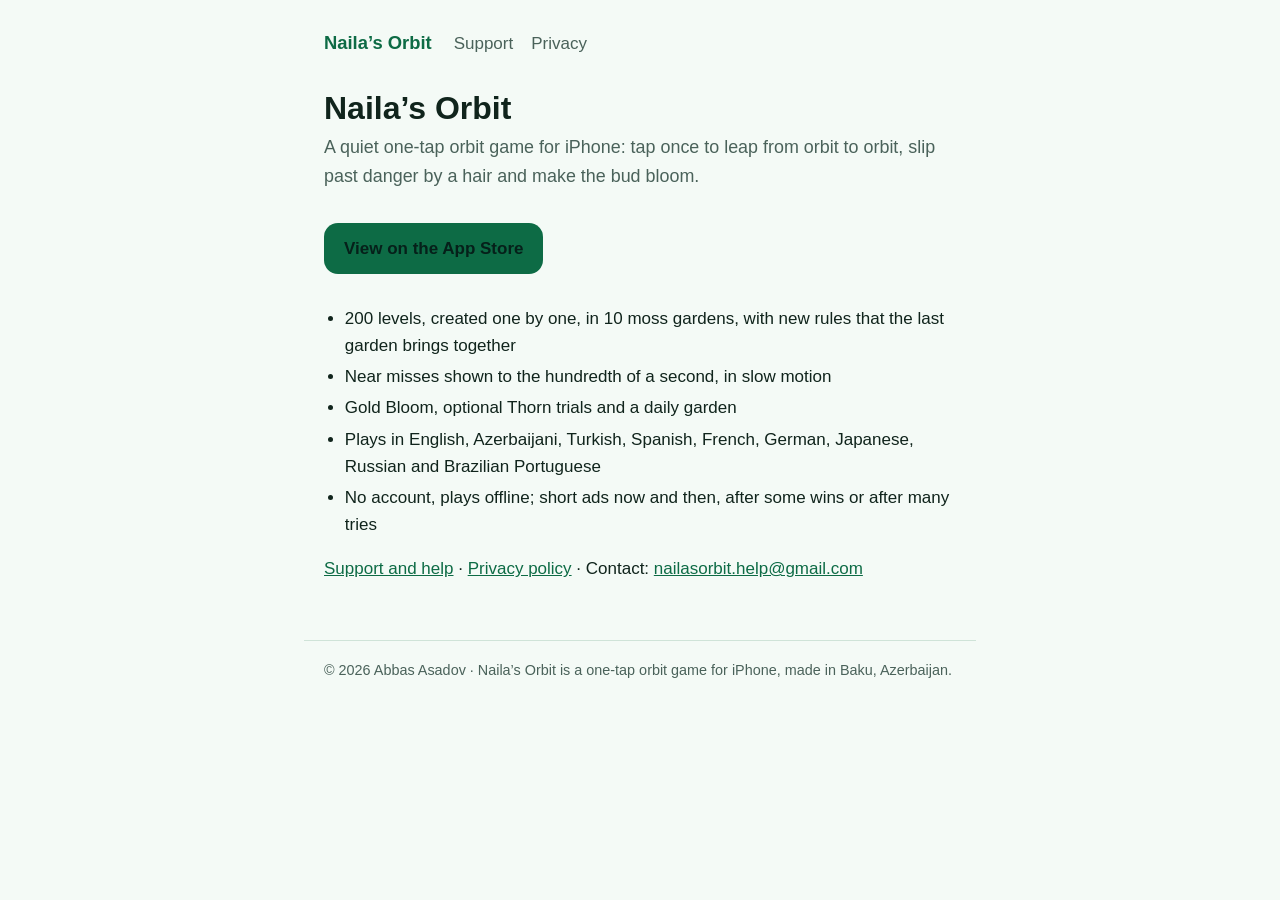
<file: index.html>
<!doctype html>
<html lang="en">
<head>
<meta charset="utf-8">
<meta name="viewport" content="width=device-width, initial-scale=1">
<meta name="color-scheme" content="dark light">
<title>Naila’s Orbit</title>
<meta name="description" content="A quiet one-tap orbit game for iPhone: 200 levels, created one by one, in 10 moss gardens.">
<link rel="canonical" href="https://abbasasadov1-coder.github.io/">
<link rel="stylesheet" href="style.css">
</head>
<body>
<header>
<a class="brand" href="./">Naila’s Orbit</a>
<nav aria-label="Pages"><a href="support/">Support</a><a href="privacy/">Privacy</a></nav>
</header>
<main>
<h1>Naila’s Orbit</h1>
<p class="lead">A quiet one-tap orbit game for iPhone: tap once to leap from orbit to orbit, slip past danger by a hair and make the bud bloom.</p>
<a class="cta" href="https://apps.apple.com/app/nailas-orbit/id6824633136">View on the App Store</a>
<ul>
<li>200 levels, created one by one, in 10 moss gardens, with new rules that the last garden brings together</li>
<li>Near misses shown to the hundredth of a second, in slow motion</li>
<li>Gold Bloom, optional Thorn trials and a daily garden</li>
<li>Plays in English, Azerbaijani, Turkish, Spanish, French, German, Japanese, Russian and Brazilian Portuguese</li>
<li>No account, plays offline; short ads now and then, after some wins or after many tries</li>
</ul>
<p><a href="support/">Support and help</a> · <a href="privacy/">Privacy policy</a> · Contact: <a href="mailto:nailasorbit.help@gmail.com">nailasorbit.help@gmail.com</a></p>
</main>
<footer>© 2026 Abbas Asadov · Naila’s Orbit is a one-tap orbit game for iPhone, made in Baku, Azerbaijan.</footer>
</body>
</html>
</file>
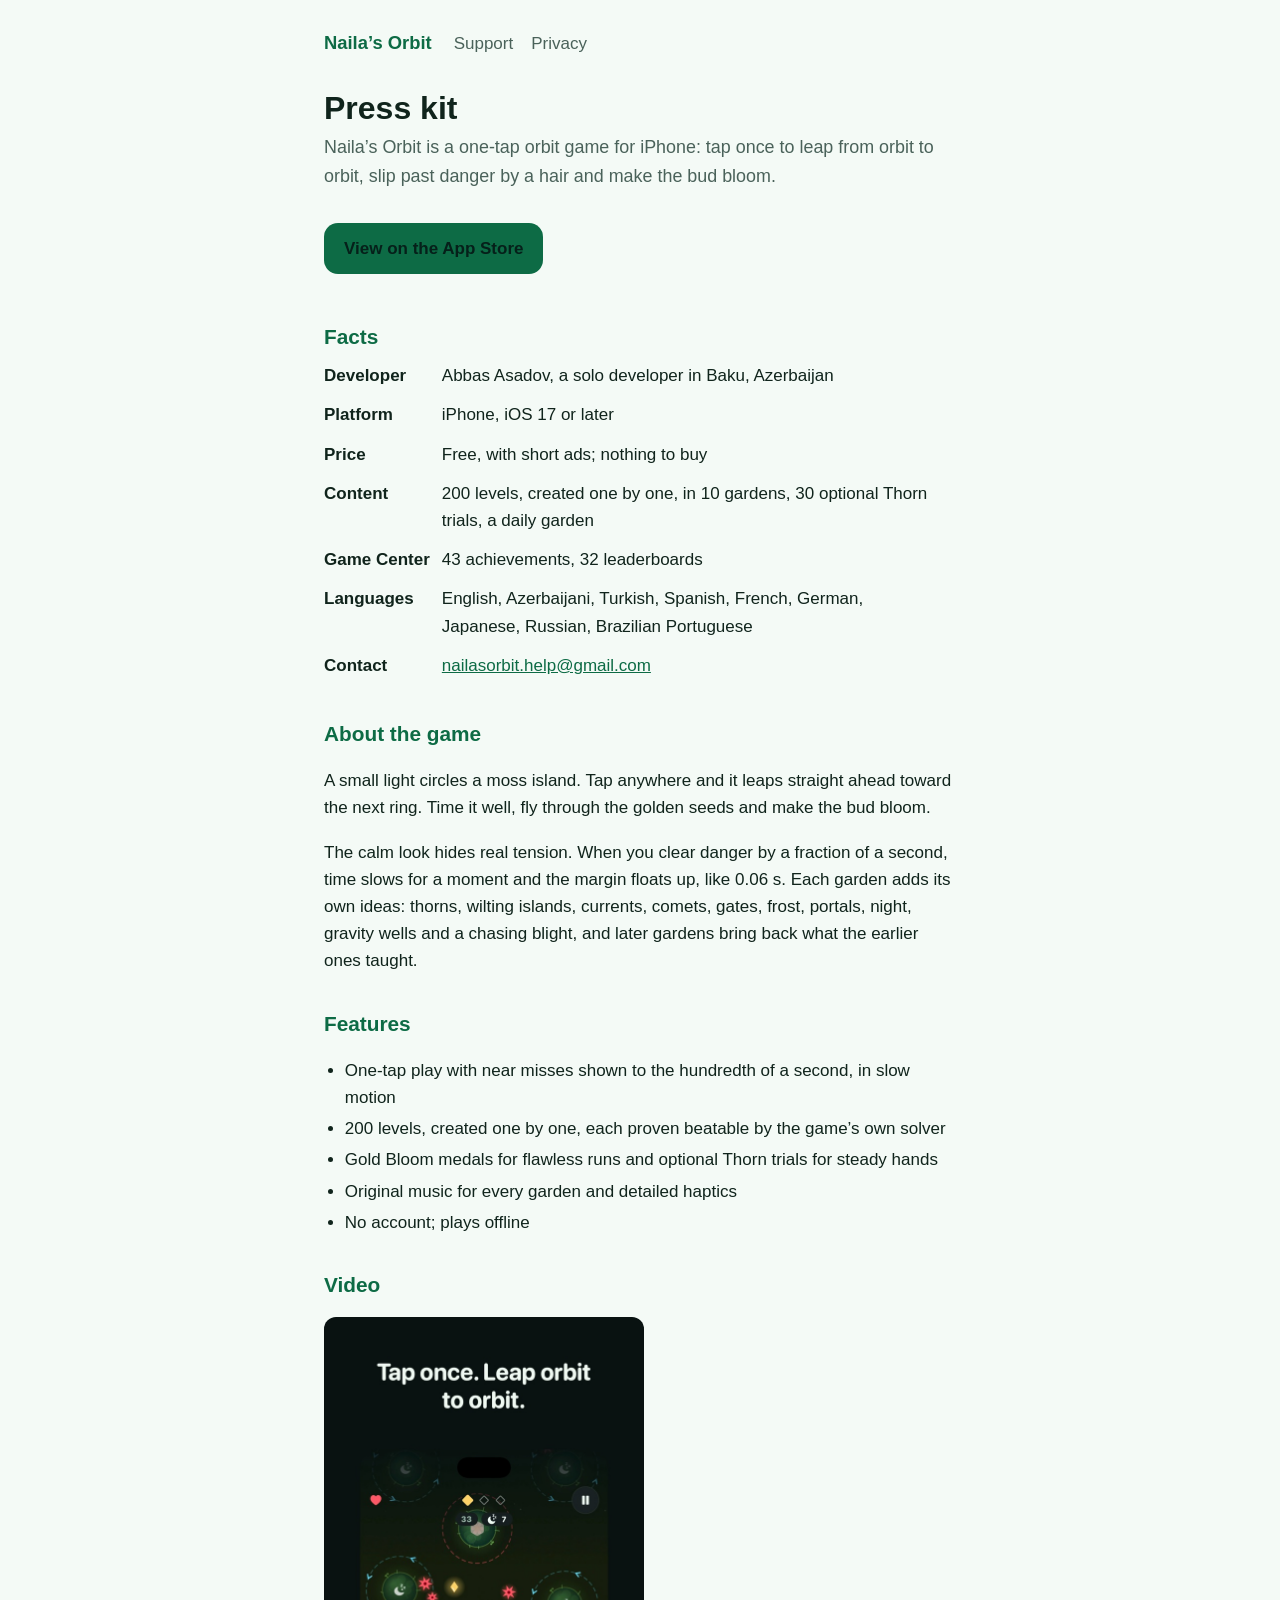
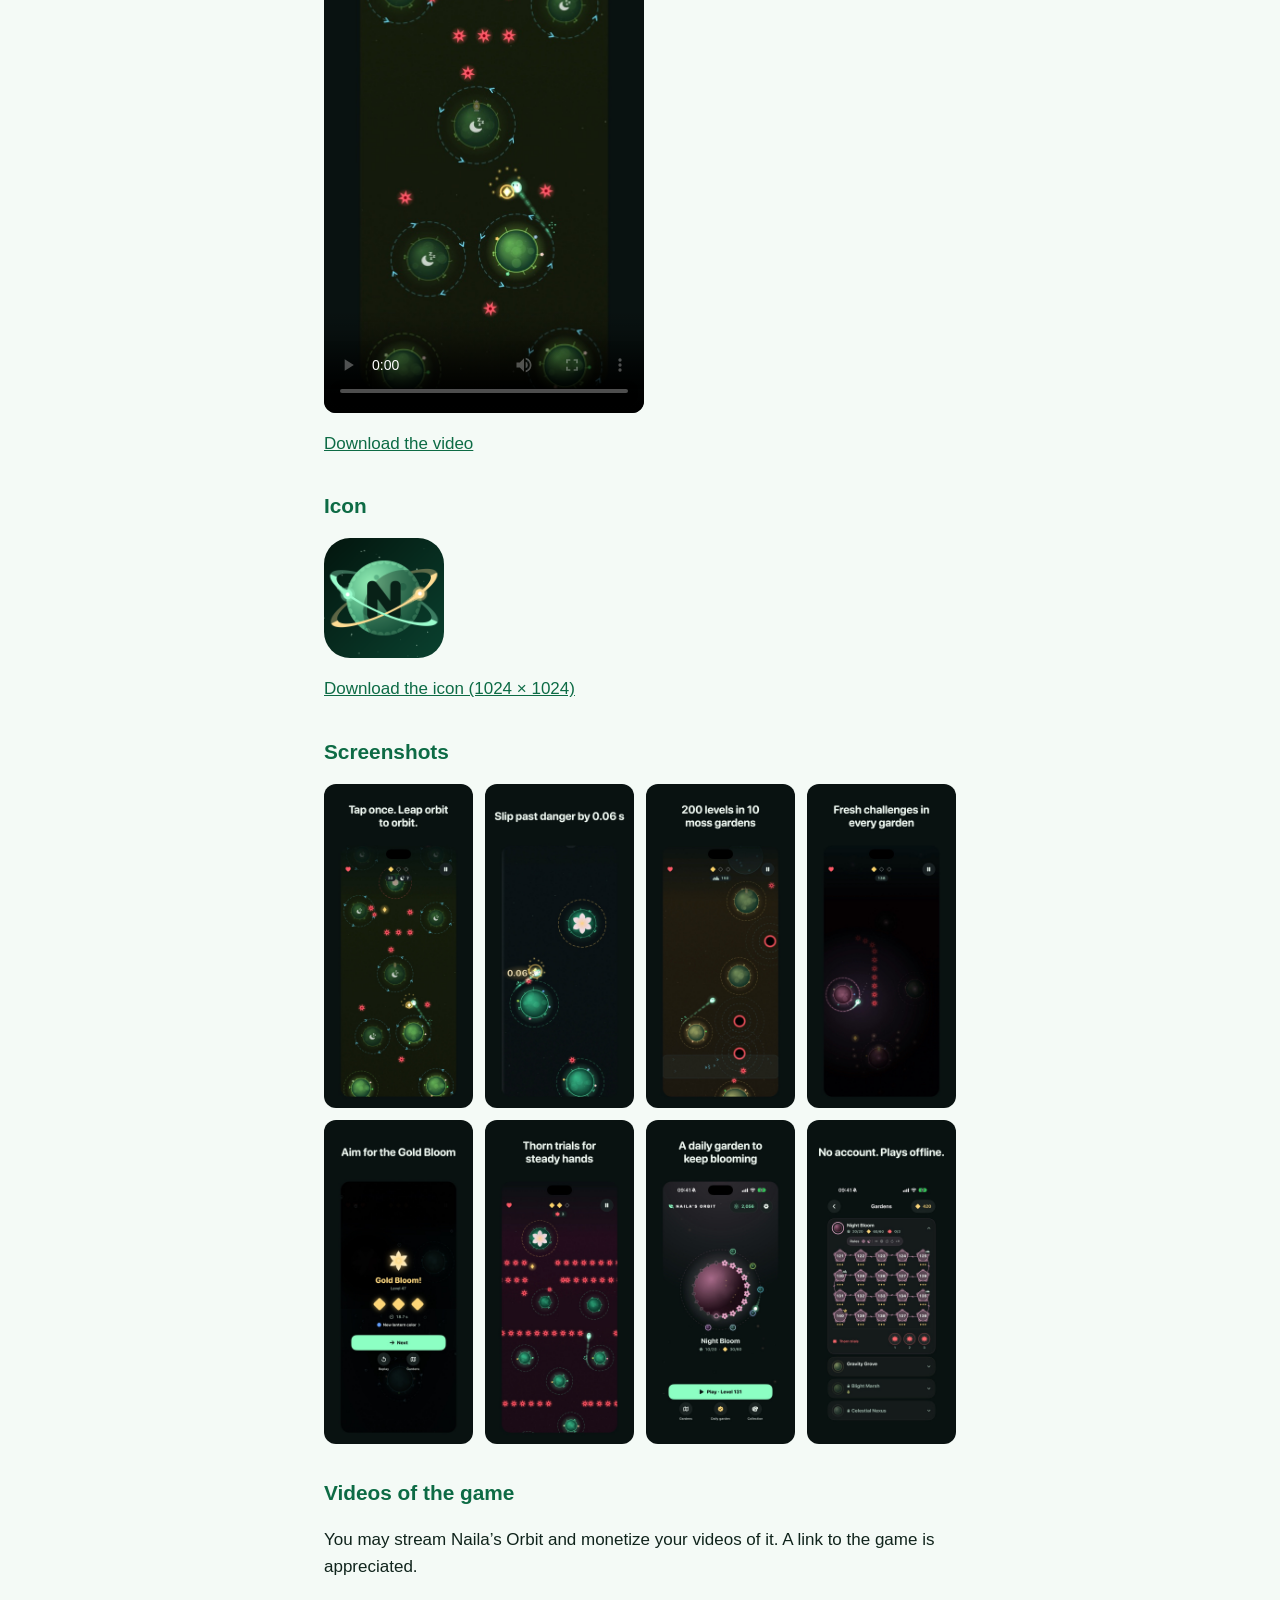
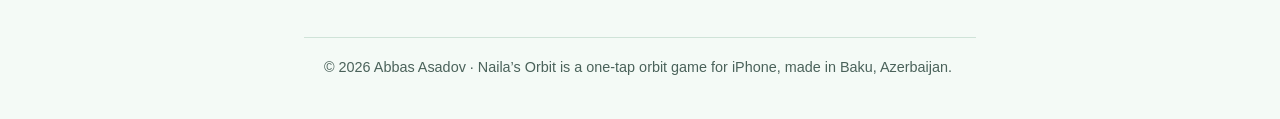
<file: press/index.html>
<!doctype html>
<html lang="en">
<head>
<meta charset="utf-8">
<meta name="viewport" content="width=device-width, initial-scale=1">
<meta name="color-scheme" content="dark light">
<title>Naila’s Orbit Press Kit</title>
<meta name="description" content="Facts, screenshots, video and contact for Naila’s Orbit, a one-tap orbit game for iPhone.">
<link rel="stylesheet" href="../style.css">
<style>
.shots{display:grid;grid-template-columns:repeat(auto-fill,minmax(140px,1fr));gap:12px;margin:16px 0}
.shots img{width:100%;height:auto;border-radius:12px;display:block}
video{width:100%;max-width:320px;border-radius:12px;display:block;margin:16px 0}
.icon{width:120px;height:120px;border-radius:26px;display:block;margin:16px 0}
table{border-collapse:collapse;width:100%}
th,td{text-align:left;vertical-align:top;padding:6px 12px 6px 0}
th{font-weight:600;white-space:nowrap}
</style>
</head>
<body>
<header>
<a class="brand" href="../">Naila’s Orbit</a>
<nav aria-label="Pages"><a href="../support/">Support</a><a href="../privacy/">Privacy</a></nav>
</header>
<main>
<h1>Press kit</h1>
<p class="lead">Naila’s Orbit is a one-tap orbit game for iPhone: tap once to leap from orbit to orbit, slip past danger by a hair and make the bud bloom.</p>
<a class="cta" href="https://apps.apple.com/app/nailas-orbit/id6824633136">View on the App Store</a>

<h2>Facts</h2>
<table>
<tr><th scope="row">Developer</th><td>Abbas Asadov, a solo developer in Baku, Azerbaijan</td></tr>
<tr><th scope="row">Platform</th><td>iPhone, iOS 17 or later</td></tr>
<tr><th scope="row">Price</th><td>Free, with short ads; nothing to buy</td></tr>
<tr><th scope="row">Content</th><td>200 levels, created one by one, in 10 gardens, 30 optional Thorn trials, a daily garden</td></tr>
<tr><th scope="row">Game Center</th><td>43 achievements, 32 leaderboards</td></tr>
<tr><th scope="row">Languages</th><td>English, Azerbaijani, Turkish, Spanish, French, German, Japanese, Russian, Brazilian Portuguese</td></tr>
<tr><th scope="row">Contact</th><td><a href="mailto:nailasorbit.help@gmail.com">nailasorbit.help@gmail.com</a></td></tr>
</table>

<h2>About the game</h2>
<p>A small light circles a moss island. Tap anywhere and it leaps straight ahead toward the next ring. Time it well, fly through the golden seeds and make the bud bloom.</p>
<p>The calm look hides real tension. When you clear danger by a fraction of a second, time slows for a moment and the margin floats up, like 0.06 s. Each garden adds its own ideas: thorns, wilting islands, currents, comets, gates, frost, portals, night, gravity wells and a chasing blight, and later gardens bring back what the earlier ones taught.</p>

<h2>Features</h2>
<ul>
<li>One-tap play with near misses shown to the hundredth of a second, in slow motion</li>
<li>200 levels, created one by one, each proven beatable by the game’s own solver</li>
<li>Gold Bloom medals for flawless runs and optional Thorn trials for steady hands</li>
<li>Original music for every garden and detailed haptics</li>
<li>No account; plays offline</li>
</ul>

<h2>Video</h2>
<video controls playsinline preload="metadata" poster="shots/01.jpg" src="preview.mp4" aria-label="Gameplay preview of Naila’s Orbit"></video>
<p><a href="preview.mp4">Download the video</a></p>

<h2>Icon</h2>
<img class="icon" src="icon.png" alt="The Naila’s Orbit app icon">
<p><a href="icon.png">Download the icon (1024 × 1024)</a></p>

<h2>Screenshots</h2>
<div class="shots">
<a href="shots/01.jpg"><img loading="lazy" src="shots/01.jpg" alt="A light leaping between moss islands among thorns"></a>
<a href="shots/02.jpg"><img loading="lazy" src="shots/02.jpg" alt="A near miss shown as 0.06 seconds"></a>
<a href="shots/03.jpg"><img loading="lazy" src="shots/03.jpg" alt="A level in the Gravity garden"></a>
<a href="shots/04.jpg"><img loading="lazy" src="shots/04.jpg" alt="A level in the dark Night garden"></a>
<a href="shots/05.jpg"><img loading="lazy" src="shots/05.jpg" alt="The Gold Bloom result screen"></a>
<a href="shots/06.jpg"><img loading="lazy" src="shots/06.jpg" alt="A Thorn trial"></a>
<a href="shots/07.jpg"><img loading="lazy" src="shots/07.jpg" alt="The home screen with a garden’s planet"></a>
<a href="shots/08.jpg"><img loading="lazy" src="shots/08.jpg" alt="The map of gardens"></a>
</div>

<h2>Videos of the game</h2>
<p>You may stream Naila’s Orbit and monetize your videos of it. A link to the game is appreciated.</p>
</main>
<footer>© 2026 Abbas Asadov · Naila’s Orbit is a one-tap orbit game for iPhone, made in Baku, Azerbaijan.</footer>
</body>
</html>
</file>
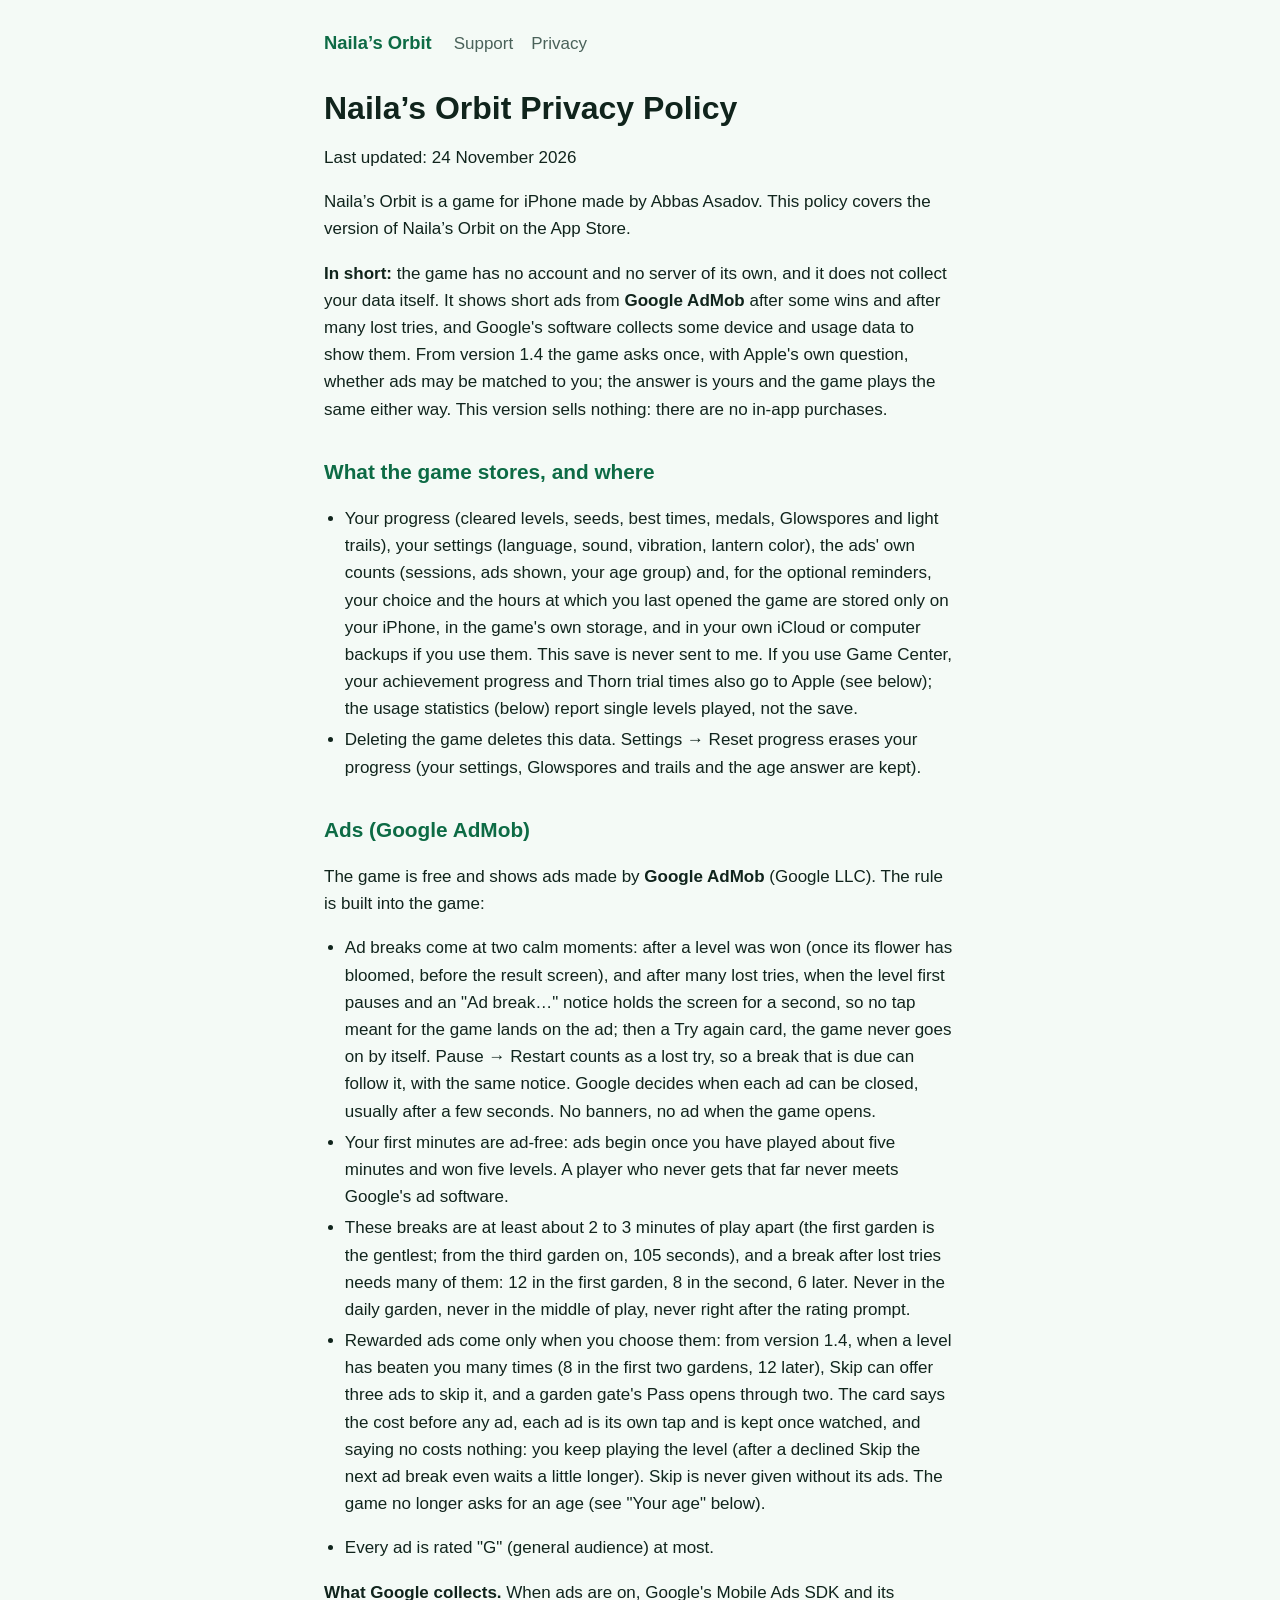
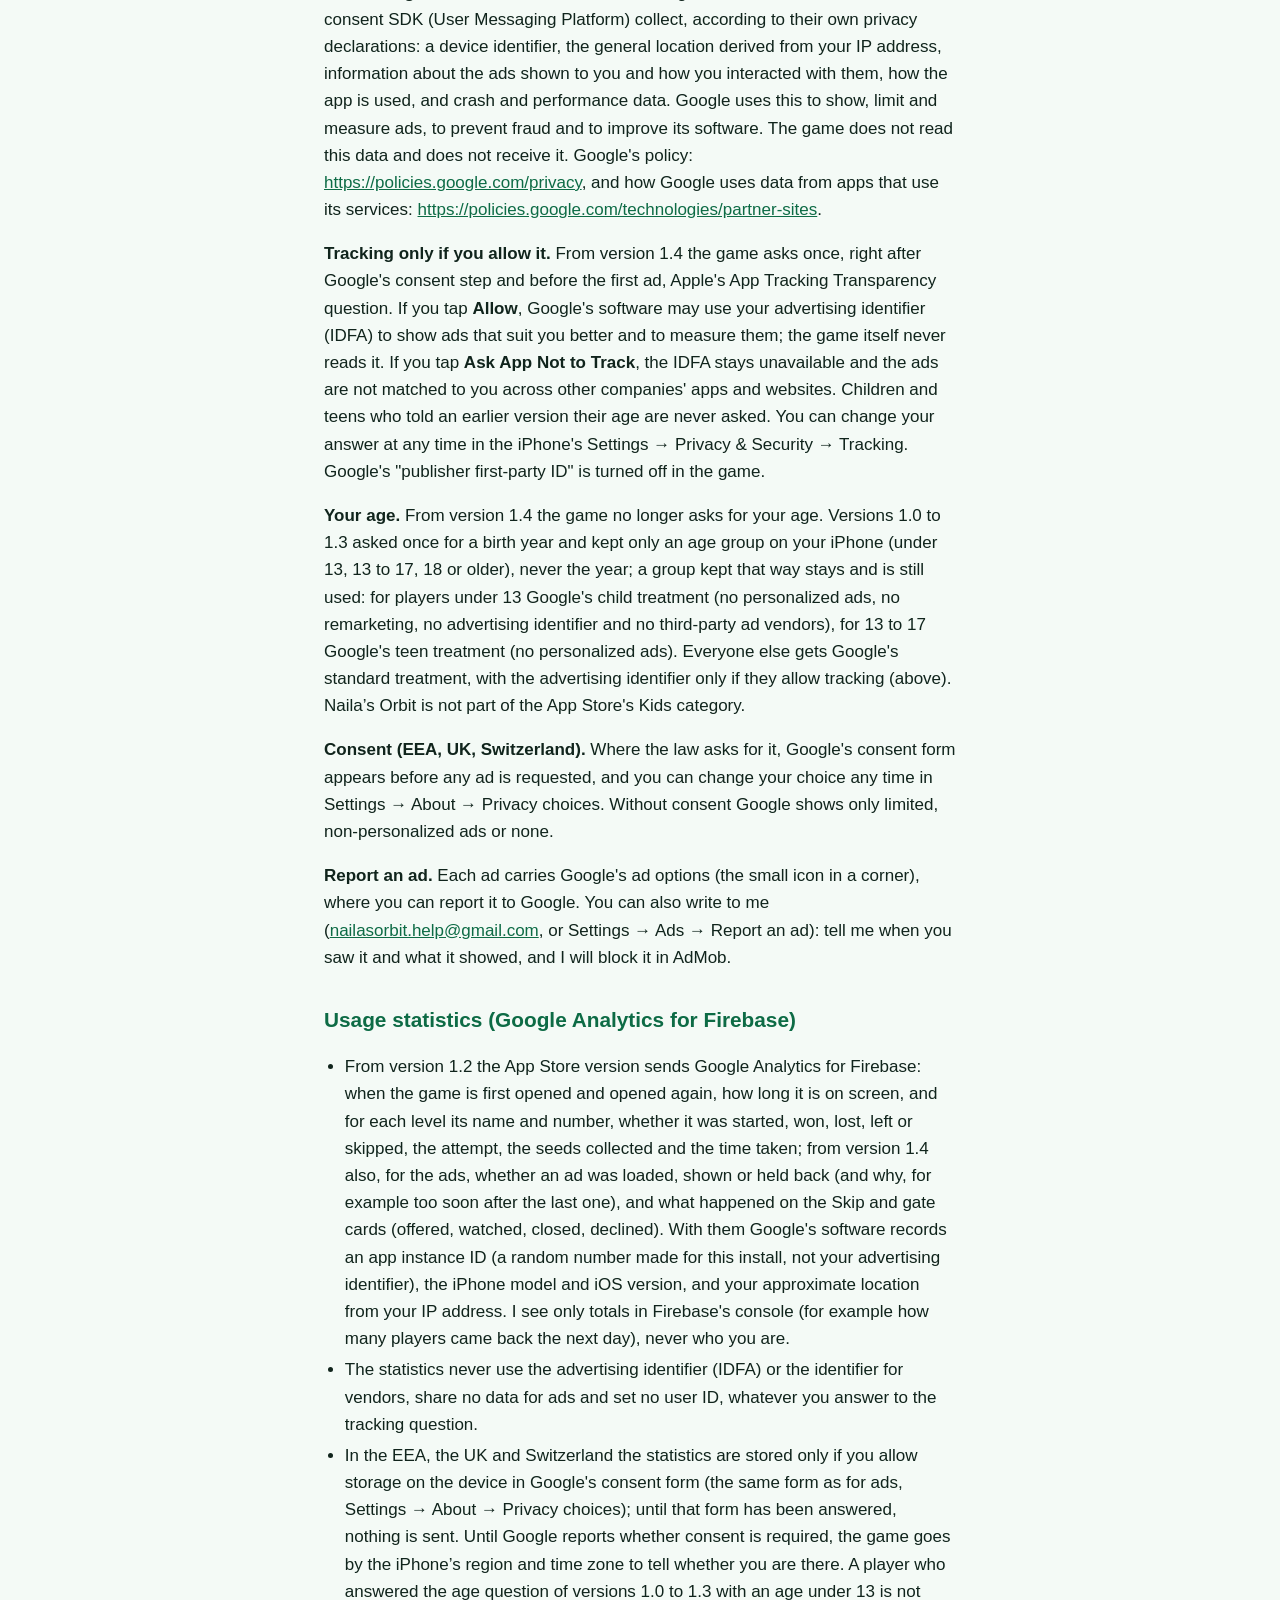
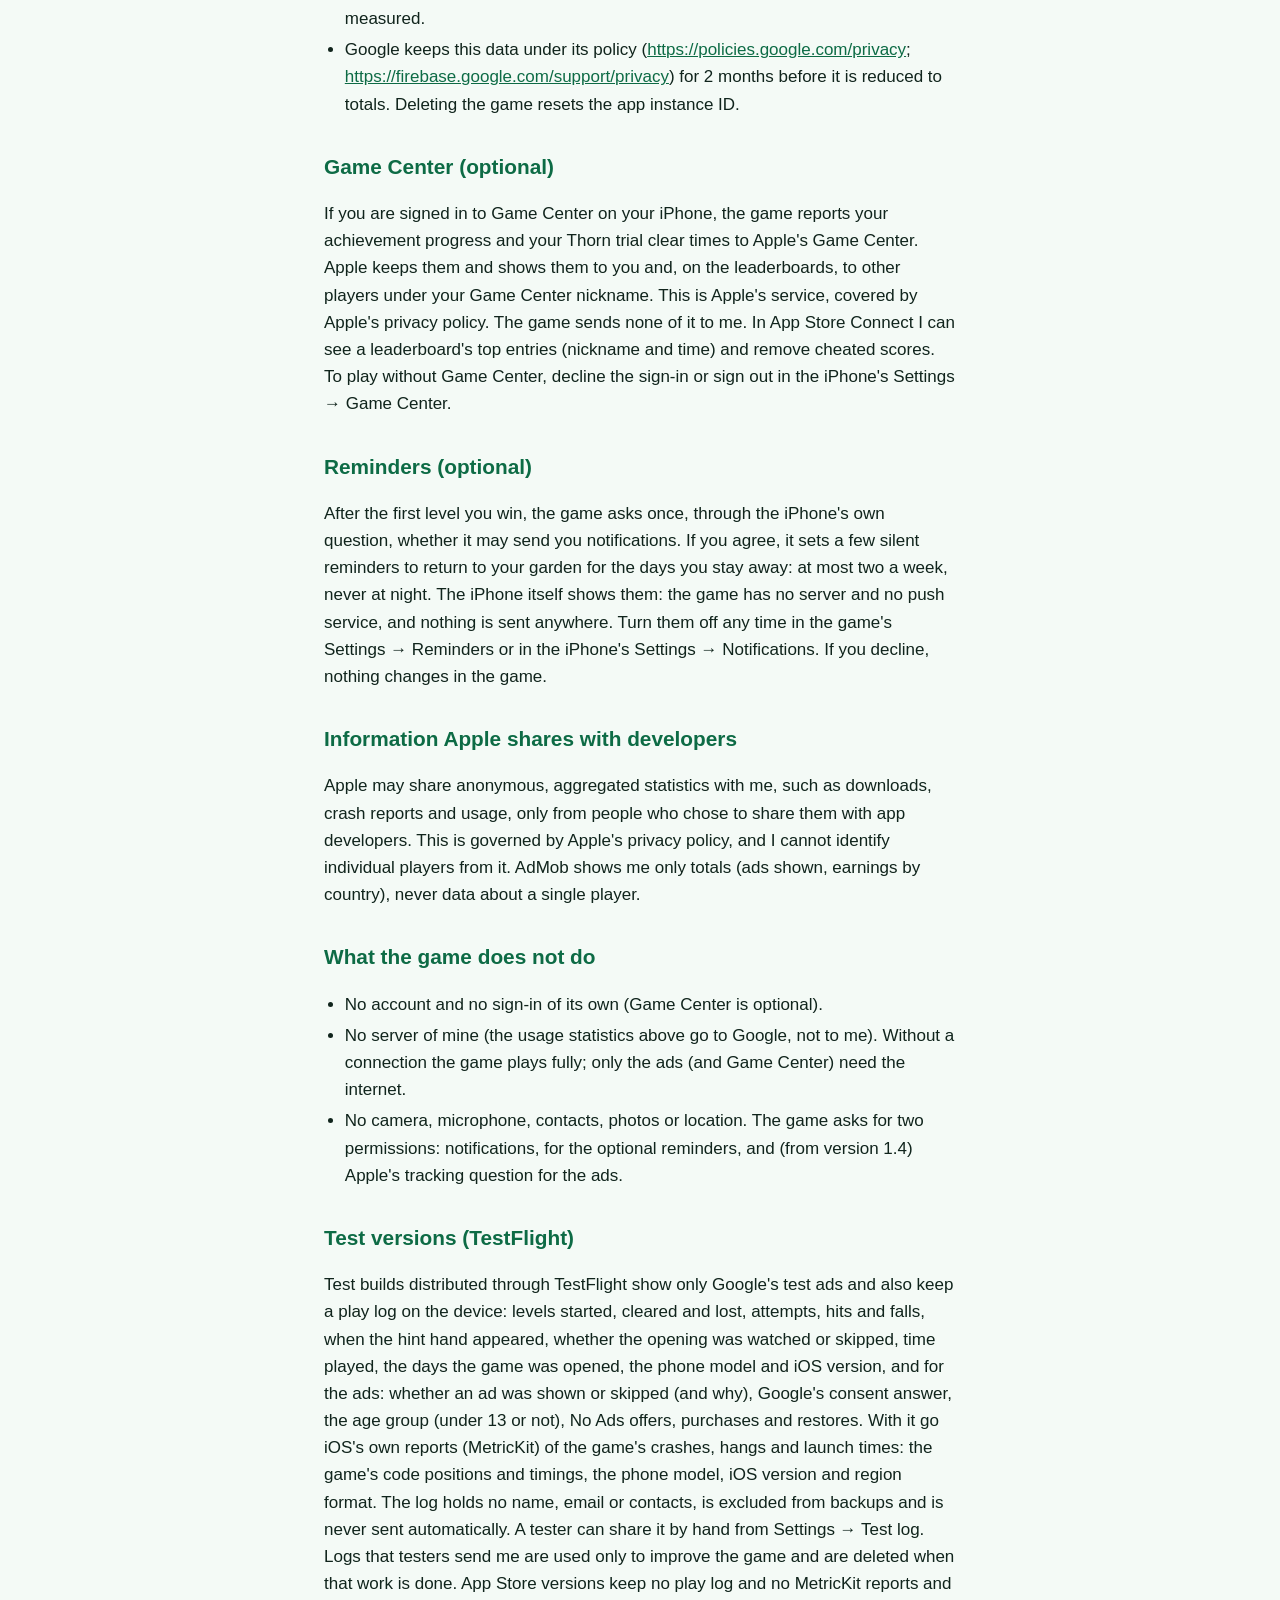
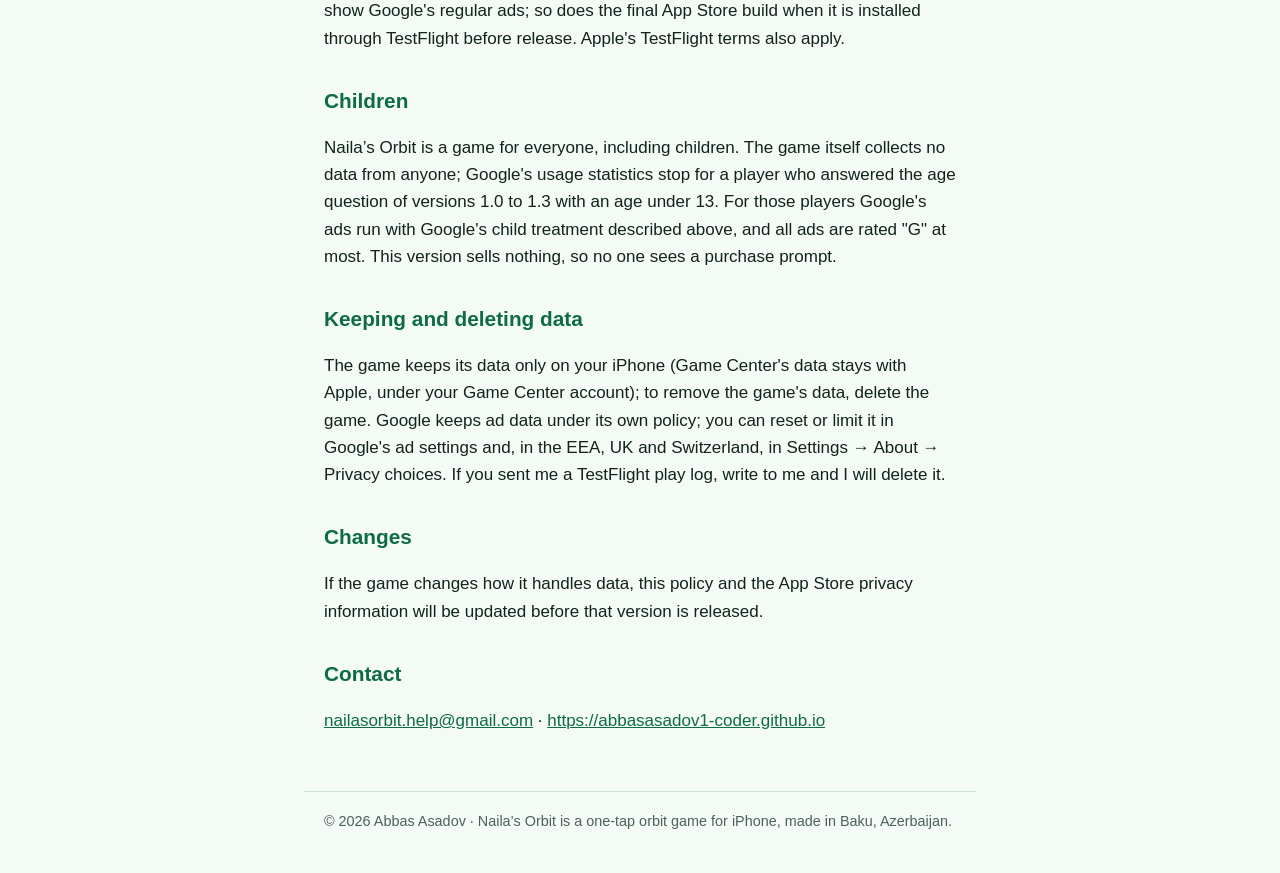
<file: privacy/index.html>
<!doctype html>
<html lang="en">
<head>
<meta charset="utf-8">
<meta name="viewport" content="width=device-width, initial-scale=1">
<meta name="color-scheme" content="dark light">
<title>Naila’s Orbit Privacy Policy</title>
<meta name="description" content="How Naila’s Orbit handles data.">
<link rel="canonical" href="https://abbasasadov1-coder.github.io/privacy/">
<link rel="stylesheet" href="../style.css">
</head>
<body>
<header>
<a class="brand" href="../">Naila’s Orbit</a>
<nav aria-label="Pages"><a href="../support/">Support</a><a href="../privacy/">Privacy</a></nav>
</header>
<main>
<h1 id="naila-s-orbit-privacy-policy">Naila’s Orbit Privacy Policy</h1>
<p>Last updated: 24 November 2026</p>
<p>Naila’s Orbit is a game for iPhone made by Abbas Asadov. This policy covers the version of Naila’s Orbit on the App Store.</p>
<p><strong>In short:</strong> the game has no account and no server of its own, and it does not collect your data itself. It shows short ads from <strong>Google AdMob</strong> after some wins and after many lost tries, and Google's software collects some device and usage data to show them. From version 1.4 the game asks once, with Apple's own question, whether ads may be matched to you; the answer is yours and the game plays the same either way. This version sells nothing: there are no in-app purchases.</p>
<h2 id="what-the-game-stores-and-where">What the game stores, and where</h2>
<ul>
<li>Your progress (cleared levels, seeds, best times, medals, Glowspores and light trails), your settings (language, sound, vibration, lantern color), the ads' own counts (sessions, ads shown, your age group) and, for the optional reminders, your choice and the hours at which you last opened the game are stored only on your iPhone, in the game's own storage, and in your own iCloud or computer backups if you use them. This save is never sent to me. If you use Game Center, your achievement progress and Thorn trial times also go to Apple (see below); the usage statistics (below) report single levels played, not the save.</li>
<li>Deleting the game deletes this data. Settings → Reset progress erases your progress (your settings, Glowspores and trails and the age answer are kept).</li>
</ul>
<h2 id="ads-google-admob">Ads (Google AdMob)</h2>
<p>The game is free and shows ads made by <strong>Google AdMob</strong> (Google LLC). The rule is built into the game:</p>
<ul>
<li>Ad breaks come at two calm moments: after a level was won (once its flower has bloomed, before the result screen), and after many lost tries, when the level first pauses and an "Ad break…" notice holds the screen for a second, so no tap meant for the game lands on the ad; then a Try again card, the game never goes on by itself. Pause → Restart counts as a lost try, so a break that is due can follow it, with the same notice. Google decides when each ad can be closed, usually after a few seconds. No banners, no ad when the game opens.</li>
<li>Your first minutes are ad-free: ads begin once you have played about five minutes and won five levels. A player who never gets that far never meets Google's ad software.</li>
<li>These breaks are at least about 2 to 3 minutes of play apart (the first garden is the gentlest; from the third garden on, 105 seconds), and a break after lost tries needs many of them: 12 in the first garden, 8 in the second, 6 later. Never in the daily garden, never in the middle of play, never right after the rating prompt.</li>
<li>Rewarded ads come only when you choose them: from version 1.4, when a level has beaten you many times (8 in the first two gardens, 12 later), Skip can offer three ads to skip it, and a garden gate's Pass opens through two. The card says the cost before any ad, each ad is its own tap and is kept once watched, and saying no costs nothing: you keep playing the level (after a declined Skip the next ad break even waits a little longer). Skip is never given without its ads. The game no longer asks for an age (see "Your age" below).</li>
</ul>
<ul>
<li>Every ad is rated "G" (general audience) at most.</li>
</ul>
<p><strong>What Google collects.</strong> When ads are on, Google's Mobile Ads SDK and its consent SDK (User Messaging Platform) collect, according to their own privacy declarations: a device identifier, the general location derived from your IP address, information about the ads shown to you and how you interacted with them, how the app is used, and crash and performance data. Google uses this to show, limit and measure ads, to prevent fraud and to improve its software. The game does not read this data and does not receive it. Google's policy: <a href="https://policies.google.com/privacy">https://policies.google.com/privacy</a>, and how Google uses data from apps that use its services: <a href="https://policies.google.com/technologies/partner-sites">https://policies.google.com/technologies/partner-sites</a>.</p>
<p><strong>Tracking only if you allow it.</strong> From version 1.4 the game asks once, right after Google's consent step and before the first ad, Apple's App Tracking Transparency question. If you tap <strong>Allow</strong>, Google's software may use your advertising identifier (IDFA) to show ads that suit you better and to measure them; the game itself never reads it. If you tap <strong>Ask App Not to Track</strong>, the IDFA stays unavailable and the ads are not matched to you across other companies' apps and websites. Children and teens who told an earlier version their age are never asked. You can change your answer at any time in the iPhone's Settings → Privacy &amp; Security → Tracking. Google's "publisher first-party ID" is turned off in the game.</p>
<p><strong>Your age.</strong> From version 1.4 the game no longer asks for your age. Versions 1.0 to 1.3 asked once for a birth year and kept only an age group on your iPhone (under 13, 13 to 17, 18 or older), never the year; a group kept that way stays and is still used: for players under 13 Google's child treatment (no personalized ads, no remarketing, no advertising identifier and no third-party ad vendors), for 13 to 17 Google's teen treatment (no personalized ads). Everyone else gets Google's standard treatment, with the advertising identifier only if they allow tracking (above). Naila’s Orbit is not part of the App Store's Kids category.</p>
<p><strong>Consent (EEA, UK, Switzerland).</strong> Where the law asks for it, Google's consent form appears before any ad is requested, and you can change your choice any time in Settings → About → Privacy choices. Without consent Google shows only limited, non-personalized ads or none.</p>
<p><strong>Report an ad.</strong> Each ad carries Google's ad options (the small icon in a corner), where you can report it to Google. You can also write to me (<a href="mailto:nailasorbit.help@gmail.com">nailasorbit.help@gmail.com</a>, or Settings → Ads → Report an ad): tell me when you saw it and what it showed, and I will block it in AdMob.</p>
<h2 id="usage-statistics-google-analytics-for-firebase">Usage statistics (Google Analytics for Firebase)</h2>
<ul>
<li>From version 1.2 the App Store version sends Google Analytics for Firebase: when the game is first opened and opened again, how long it is on screen, and for each level its name and number, whether it was started, won, lost, left or skipped, the attempt, the seeds collected and the time taken; from version 1.4 also, for the ads, whether an ad was loaded, shown or held back (and why, for example too soon after the last one), and what happened on the Skip and gate cards (offered, watched, closed, declined). With them Google's software records an app instance ID (a random number made for this install, not your advertising identifier), the iPhone model and iOS version, and your approximate location from your IP address. I see only totals in Firebase's console (for example how many players came back the next day), never who you are.</li>
<li>The statistics never use the advertising identifier (IDFA) or the identifier for vendors, share no data for ads and set no user ID, whatever you answer to the tracking question.</li>
<li>In the EEA, the UK and Switzerland the statistics are stored only if you allow storage on the device in Google's consent form (the same form as for ads, Settings → About → Privacy choices); until that form has been answered, nothing is sent. Until Google reports whether consent is required, the game goes by the iPhone’s region and time zone to tell whether you are there. A player who answered the age question of versions 1.0 to 1.3 with an age under 13 is not measured.</li>
<li>Google keeps this data under its policy (<a href="https://policies.google.com/privacy">https://policies.google.com/privacy</a>; <a href="https://firebase.google.com/support/privacy">https://firebase.google.com/support/privacy</a>) for 2 months before it is reduced to totals. Deleting the game resets the app instance ID.</li>
</ul>
<h2 id="game-center-optional">Game Center (optional)</h2>
<p>If you are signed in to Game Center on your iPhone, the game reports your achievement progress and your Thorn trial clear times to Apple's Game Center. Apple keeps them and shows them to you and, on the leaderboards, to other players under your Game Center nickname. This is Apple's service, covered by Apple's privacy policy. The game sends none of it to me. In App Store Connect I can see a leaderboard's top entries (nickname and time) and remove cheated scores. To play without Game Center, decline the sign-in or sign out in the iPhone's Settings → Game Center.</p>
<h2 id="reminders-optional">Reminders (optional)</h2>
<p>After the first level you win, the game asks once, through the iPhone's own question, whether it may send you notifications. If you agree, it sets a few silent reminders to return to your garden for the days you stay away: at most two a week, never at night. The iPhone itself shows them: the game has no server and no push service, and nothing is sent anywhere. Turn them off any time in the game's Settings → Reminders or in the iPhone's Settings → Notifications. If you decline, nothing changes in the game.</p>
<h2 id="information-apple-shares-with-developers">Information Apple shares with developers</h2>
<p>Apple may share anonymous, aggregated statistics with me, such as downloads, crash reports and usage, only from people who chose to share them with app developers. This is governed by Apple's privacy policy, and I cannot identify individual players from it. AdMob shows me only totals (ads shown, earnings by country), never data about a single player.</p>
<h2 id="what-the-game-does-not-do">What the game does not do</h2>
<ul>
<li>No account and no sign-in of its own (Game Center is optional).</li>
<li>No server of mine (the usage statistics above go to Google, not to me). Without a connection the game plays fully; only the ads (and Game Center) need the internet.</li>
<li>No camera, microphone, contacts, photos or location. The game asks for two permissions: notifications, for the optional reminders, and (from version 1.4) Apple's tracking question for the ads.</li>
</ul>
<h2 id="test-versions-testflight">Test versions (TestFlight)</h2>
<p>Test builds distributed through TestFlight show only Google's test ads and also keep a play log on the device: levels started, cleared and lost, attempts, hits and falls, when the hint hand appeared, whether the opening was watched or skipped, time played, the days the game was opened, the phone model and iOS version, and for the ads: whether an ad was shown or skipped (and why), Google's consent answer, the age group (under 13 or not), No Ads offers, purchases and restores. With it go iOS's own reports (MetricKit) of the game's crashes, hangs and launch times: the game's code positions and timings, the phone model, iOS version and region format. The log holds no name, email or contacts, is excluded from backups and is never sent automatically. A tester can share it by hand from Settings → Test log. Logs that testers send me are used only to improve the game and are deleted when that work is done. App Store versions keep no play log and no MetricKit reports and show Google's regular ads; so does the final App Store build when it is installed through TestFlight before release. Apple's TestFlight terms also apply.</p>
<h2 id="children">Children</h2>
<p>Naila’s Orbit is a game for everyone, including children. The game itself collects no data from anyone; Google's usage statistics stop for a player who answered the age question of versions 1.0 to 1.3 with an age under 13. For those players Google's ads run with Google's child treatment described above, and all ads are rated "G" at most. This version sells nothing, so no one sees a purchase prompt.</p>
<h2 id="keeping-and-deleting-data">Keeping and deleting data</h2>
<p>The game keeps its data only on your iPhone (Game Center's data stays with Apple, under your Game Center account); to remove the game's data, delete the game. Google keeps ad data under its own policy; you can reset or limit it in Google's ad settings and, in the EEA, UK and Switzerland, in Settings → About → Privacy choices. If you sent me a TestFlight play log, write to me and I will delete it.</p>
<h2 id="changes">Changes</h2>
<p>If the game changes how it handles data, this policy and the App Store privacy information will be updated before that version is released.</p>
<h2 id="contact">Contact</h2>
<p><a href="mailto:nailasorbit.help@gmail.com">nailasorbit.help@gmail.com</a> · <a href="https://abbasasadov1-coder.github.io">https://abbasasadov1-coder.github.io</a></p>
</main>
<footer>© 2026 Abbas Asadov · Naila’s Orbit is a one-tap orbit game for iPhone, made in Baku, Azerbaijan.</footer>
</body>
</html>
</file>
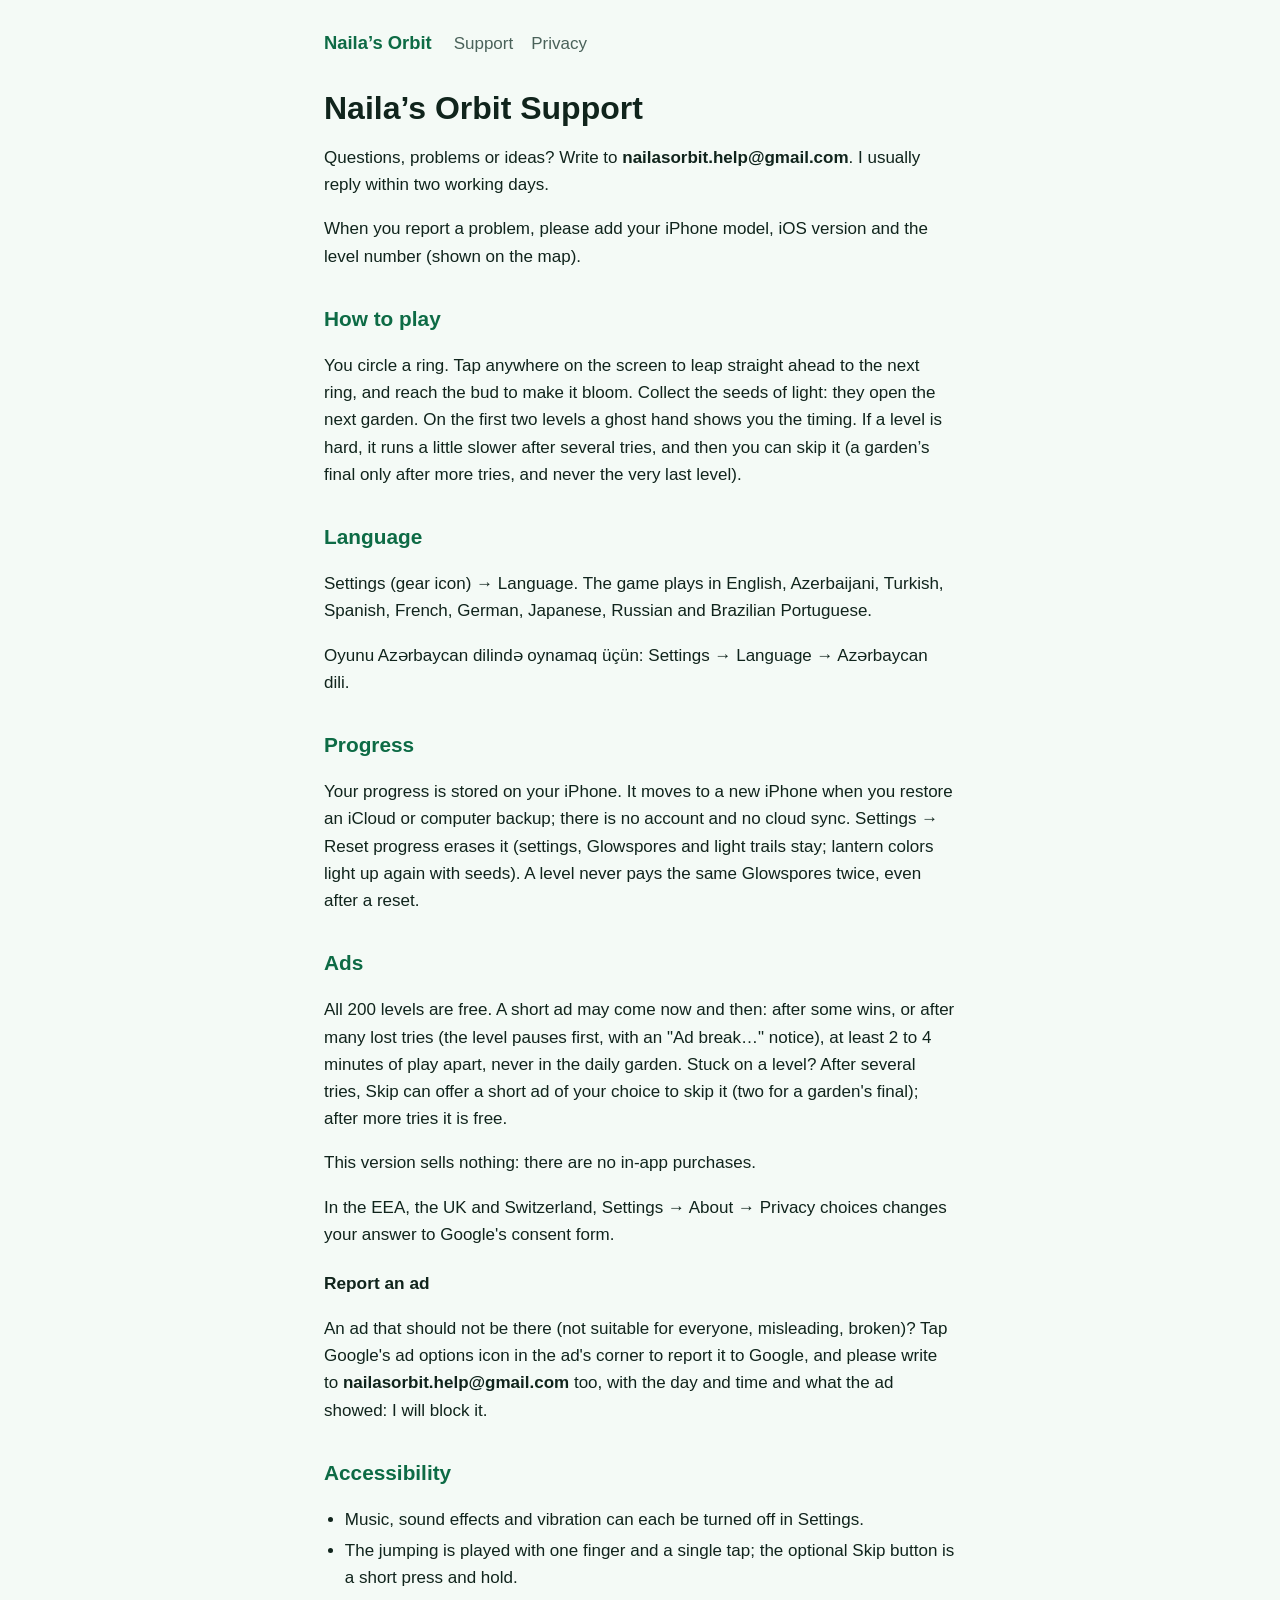
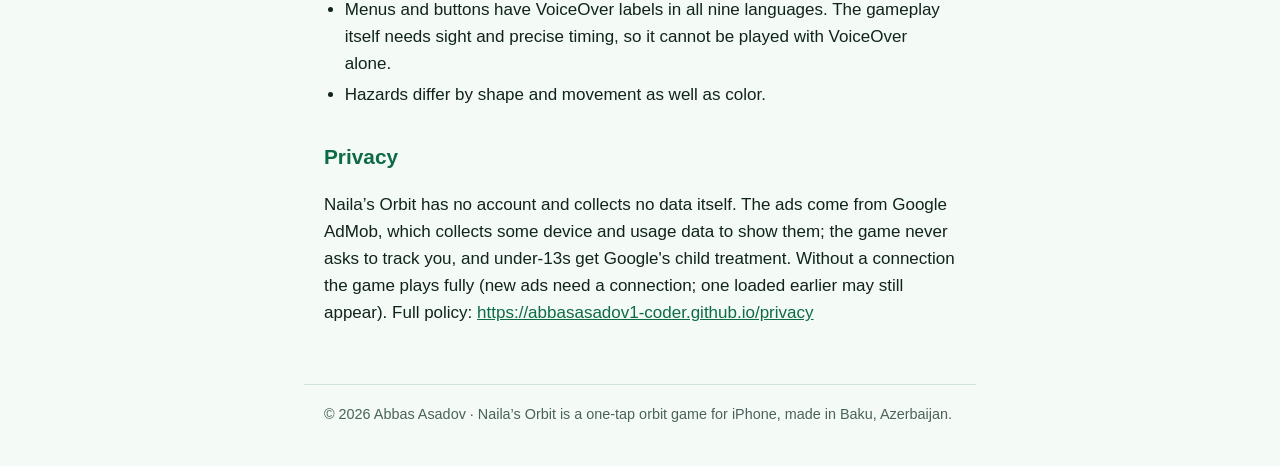
<file: support/index.html>
<!doctype html>
<html lang="en">
<head>
<meta charset="utf-8">
<meta name="viewport" content="width=device-width, initial-scale=1">
<meta name="color-scheme" content="dark light">
<title>Naila’s Orbit Support</title>
<meta name="description" content="Help, questions and reporting an ad.">
<link rel="canonical" href="https://abbasasadov1-coder.github.io/support/">
<link rel="stylesheet" href="../style.css">
</head>
<body>
<header>
<a class="brand" href="../">Naila’s Orbit</a>
<nav aria-label="Pages"><a href="../support/">Support</a><a href="../privacy/">Privacy</a></nav>
</header>
<main>
<h1 id="naila-s-orbit-support">Naila’s Orbit Support</h1>
<p>Questions, problems or ideas? Write to <strong>nailasorbit.help@gmail.com</strong>. I usually reply within two working days.</p>
<p>When you report a problem, please add your iPhone model, iOS version and the level number (shown on the map).</p>
<h2 id="how-to-play">How to play</h2>
<p>You circle a ring. Tap anywhere on the screen to leap straight ahead to the next ring, and reach the bud to make it bloom. Collect the seeds of light: they open the next garden. On the first two levels a ghost hand shows you the timing. If a level is hard, it runs a little slower after several tries, and then you can skip it (a garden’s final only after more tries, and never the very last level).</p>
<h2 id="language">Language</h2>
<p>Settings (gear icon) → Language. The game plays in English, Azerbaijani, Turkish, Spanish, French, German, Japanese, Russian and Brazilian Portuguese.</p>
<p>Oyunu Azərbaycan dilində oynamaq üçün: Settings → Language → Azərbaycan dili.</p>
<h2 id="progress">Progress</h2>
<p>Your progress is stored on your iPhone. It moves to a new iPhone when you restore an iCloud or computer backup; there is no account and no cloud sync. Settings → Reset progress erases it (settings, Glowspores and light trails stay; lantern colors light up again with seeds). A level never pays the same Glowspores twice, even after a reset.</p>
<h2 id="ads">Ads</h2>
<p>All 200 levels are free. A short ad may come now and then: after some wins, or after many lost tries (the level pauses first, with an "Ad break…" notice), at least 2 to 4 minutes of play apart, never in the daily garden. Stuck on a level? After several tries, Skip can offer a short ad of your choice to skip it (two for a garden's final); after more tries it is free.</p>
<p>This version sells nothing: there are no in-app purchases.</p>
<p>In the EEA, the UK and Switzerland, Settings → About → Privacy choices changes your answer to Google's consent form.</p>
<h3 id="report-an-ad">Report an ad</h3>
<p>An ad that should not be there (not suitable for everyone, misleading, broken)? Tap Google's ad options icon in the ad's corner to report it to Google, and please write to <strong>nailasorbit.help@gmail.com</strong> too, with the day and time and what the ad showed: I will block it.</p>
<h2 id="accessibility">Accessibility</h2>
<ul>
<li>Music, sound effects and vibration can each be turned off in Settings.</li>
<li>The jumping is played with one finger and a single tap; the optional Skip button is a short press and hold.</li>
<li>Menus and buttons have VoiceOver labels in all nine languages. The gameplay itself needs sight and precise timing, so it cannot be played with VoiceOver alone.</li>
<li>Hazards differ by shape and movement as well as color.</li>
</ul>
<h2 id="privacy">Privacy</h2>
<p>Naila’s Orbit has no account and collects no data itself. The ads come from Google AdMob, which collects some device and usage data to show them; the game never asks to track you, and under-13s get Google's child treatment. Without a connection the game plays fully (new ads need a connection; one loaded earlier may still appear). Full policy: <a href="https://abbasasadov1-coder.github.io/privacy">https://abbasasadov1-coder.github.io/privacy</a></p>
</main>
<footer>© 2026 Abbas Asadov · Naila’s Orbit is a one-tap orbit game for iPhone, made in Baku, Azerbaijan.</footer>
</body>
</html>
</file>
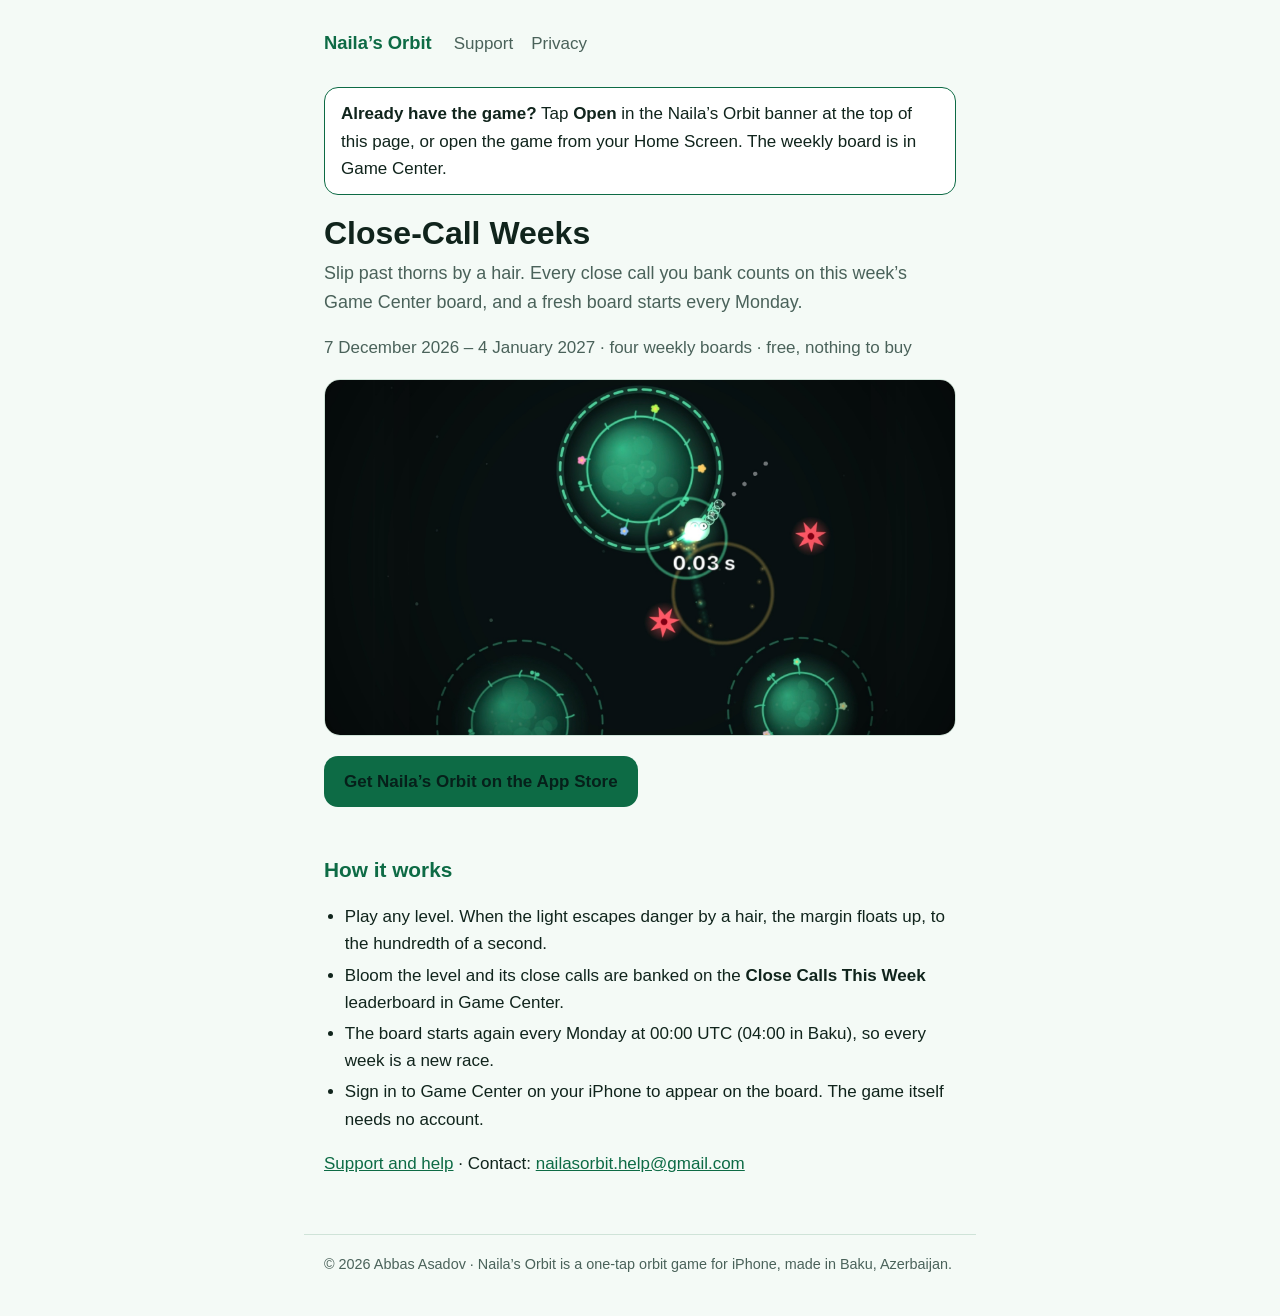
<file: events/close-call-weeks/index.html>
<!doctype html>
<html lang="en">
<head>
<meta charset="utf-8">
<meta name="viewport" content="width=device-width, initial-scale=1">
<meta name="color-scheme" content="dark light">
<meta name="apple-itunes-app" content="app-id=6824633136">
<title>Close-Call Weeks · Naila’s Orbit</title>
<meta name="description" content="Close-Call Weeks in Naila’s Orbit: bank the most close calls in the levels you bloom each week. A fresh Game Center board every Monday.">
<link rel="canonical" href="https://abbasasadov1-coder.github.io/events/close-call-weeks/">
<link rel="stylesheet" href="../../style.css">
<style>
  .art { width: 100%; height: auto; border-radius: 16px; border: 1px solid var(--line); display: block; margin: 18px 0 6px; }
  .when { color: var(--muted); }
  .have { margin: 18px 0 0; padding: 12px 16px; border-radius: 14px; background: var(--card); border: 1px solid var(--mint); }
</style>
</head>
<body>
<header>
<a class="brand" href="../../">Naila’s Orbit</a>
<nav aria-label="Pages"><a href="../../support/">Support</a><a href="../../privacy/">Privacy</a></nav>
</header>
<main>
<p class="have"><strong>Already have the game?</strong> Tap <strong>Open</strong> in the Naila’s Orbit banner at the top of this page, or open the game from your Home Screen. The weekly board is in Game Center.</p>
<h1>Close-Call Weeks</h1>
<p class="lead">Slip past thorns by a hair. Every close call you bank counts on this week’s Game Center board, and a fresh board starts every Monday.</p>
<p class="when">7 December 2026 – 4 January 2027 · four weekly boards · free, nothing to buy</p>
<img class="art" src="card.jpg" width="1920" height="1080" alt="Naila’s light slips between two red thorns; the margin floats beside it: 0.03 s.">
<a class="cta" href="https://apps.apple.com/app/id6824633136">Get Naila’s Orbit on the App Store</a>
<h2>How it works</h2>
<ul>
<li>Play any level. When the light escapes danger by a hair, the margin floats up, to the hundredth of a second.</li>
<li>Bloom the level and its close calls are banked on the <strong>Close Calls This Week</strong> leaderboard in Game Center.</li>
<li>The board starts again every Monday at 00:00 UTC (04:00 in Baku), so every week is a new race.</li>
<li>Sign in to Game Center on your iPhone to appear on the board. The game itself needs no account.</li>
</ul>
<p><a href="../../support/">Support and help</a> · Contact: <a href="mailto:nailasorbit.help@gmail.com">nailasorbit.help@gmail.com</a></p>
</main>
<footer>© 2026 Abbas Asadov · Naila’s Orbit is a one-tap orbit game for iPhone, made in Baku, Azerbaijan.</footer>
</body>
</html>
</file>
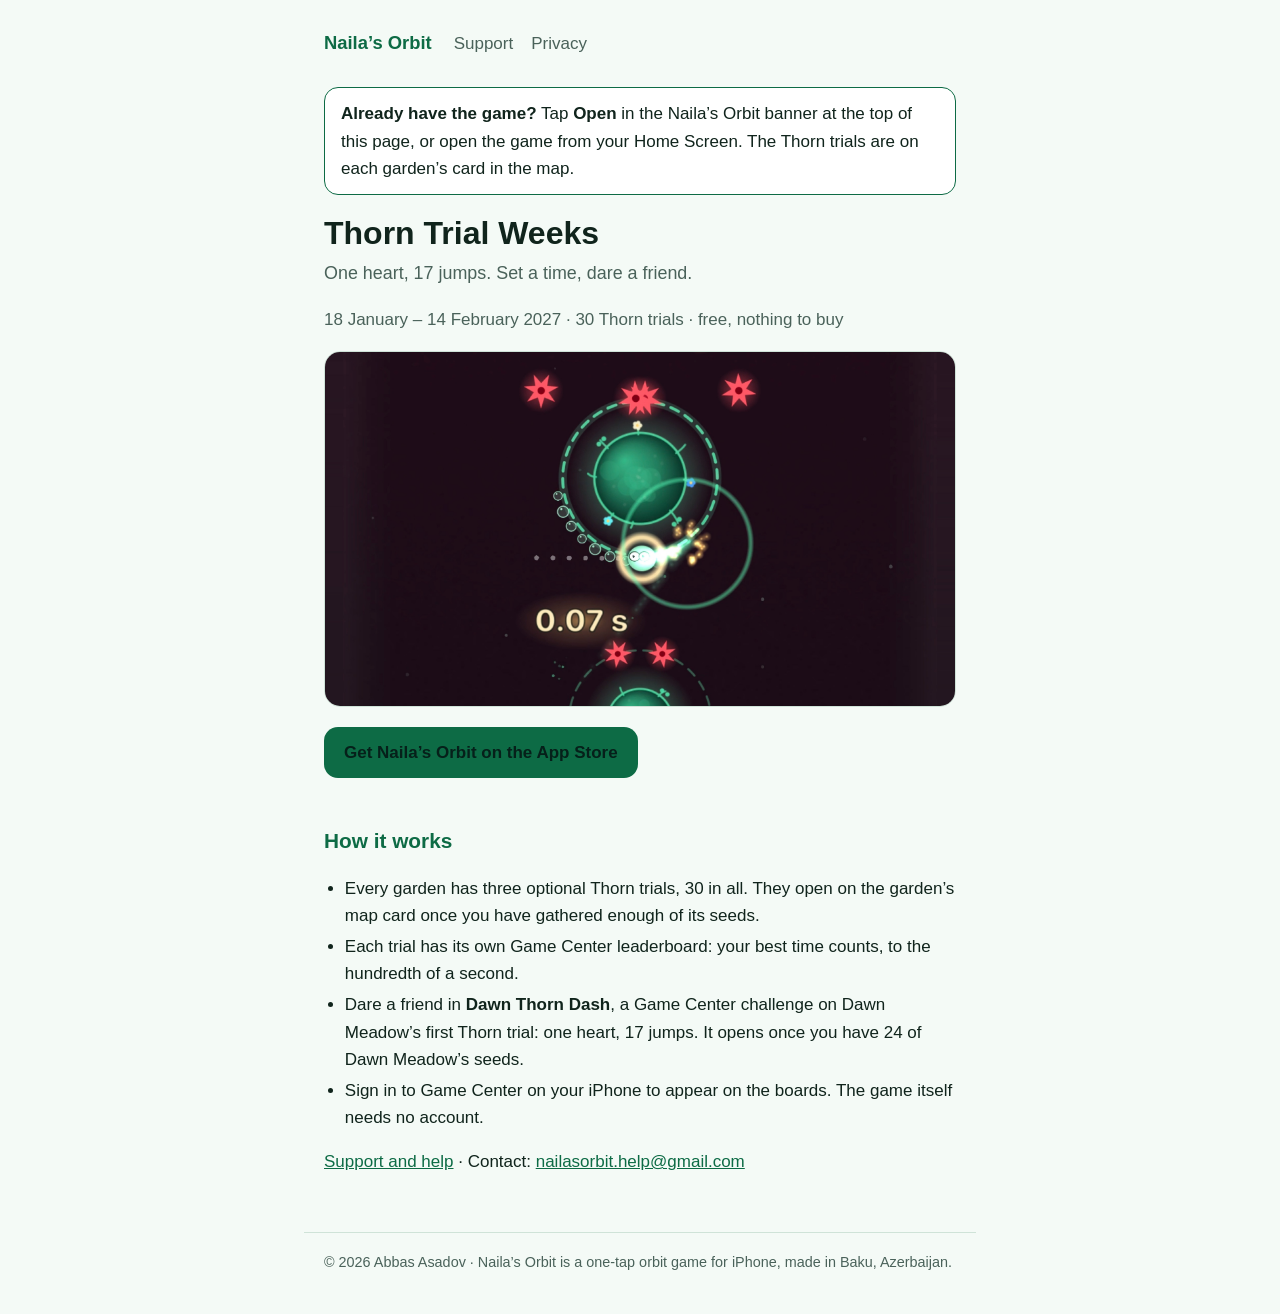
<file: events/thorn-trial-weeks/index.html>
<!doctype html>
<html lang="en">
<head>
<meta charset="utf-8">
<meta name="viewport" content="width=device-width, initial-scale=1">
<meta name="color-scheme" content="dark light">
<meta name="apple-itunes-app" content="app-id=6824633136">
<title>Thorn Trial Weeks · Naila’s Orbit</title>
<meta name="description" content="Thorn Trial Weeks in Naila’s Orbit: set a time on the Thorn trials’ Game Center boards and dare friends in the Dawn Thorn Dash challenge.">
<link rel="canonical" href="https://abbasasadov1-coder.github.io/events/thorn-trial-weeks/">
<link rel="stylesheet" href="../../style.css">
<style>
  .art { width: 100%; height: auto; border-radius: 16px; border: 1px solid var(--line); display: block; margin: 18px 0 6px; }
  .when { color: var(--muted); }
  .have { margin: 18px 0 0; padding: 12px 16px; border-radius: 14px; background: var(--card); border: 1px solid var(--mint); }
</style>
</head>
<body>
<header>
<a class="brand" href="../../">Naila’s Orbit</a>
<nav aria-label="Pages"><a href="../../support/">Support</a><a href="../../privacy/">Privacy</a></nav>
</header>
<main>
<p class="have"><strong>Already have the game?</strong> Tap <strong>Open</strong> in the Naila’s Orbit banner at the top of this page, or open the game from your Home Screen. The Thorn trials are on each garden’s card in the map.</p>
<h1>Thorn Trial Weeks</h1>
<p class="lead">One heart, 17 jumps. Set a time, dare a friend.</p>
<p class="when">18 January – 14 February 2027 · 30 Thorn trials · free, nothing to buy</p>
<img class="art" src="card.jpg" width="1920" height="1080" alt="Naila’s light slips past a ring of red thorns; the margin floats beside it: 0.07 s.">
<a class="cta" href="https://apps.apple.com/app/id6824633136">Get Naila’s Orbit on the App Store</a>
<h2>How it works</h2>
<ul>
<li>Every garden has three optional Thorn trials, 30 in all. They open on the garden’s map card once you have gathered enough of its seeds.</li>
<li>Each trial has its own Game Center leaderboard: your best time counts, to the hundredth of a second.</li>
<li>Dare a friend in <strong>Dawn Thorn Dash</strong>, a Game Center challenge on Dawn Meadow’s first Thorn trial: one heart, 17 jumps. It opens once you have 24 of Dawn Meadow’s seeds.</li>
<li>Sign in to Game Center on your iPhone to appear on the boards. The game itself needs no account.</li>
</ul>
<p><a href="../../support/">Support and help</a> · Contact: <a href="mailto:nailasorbit.help@gmail.com">nailasorbit.help@gmail.com</a></p>
</main>
<footer>© 2026 Abbas Asadov · Naila’s Orbit is a one-tap orbit game for iPhone, made in Baku, Azerbaijan.</footer>
</body>
</html>
</file>
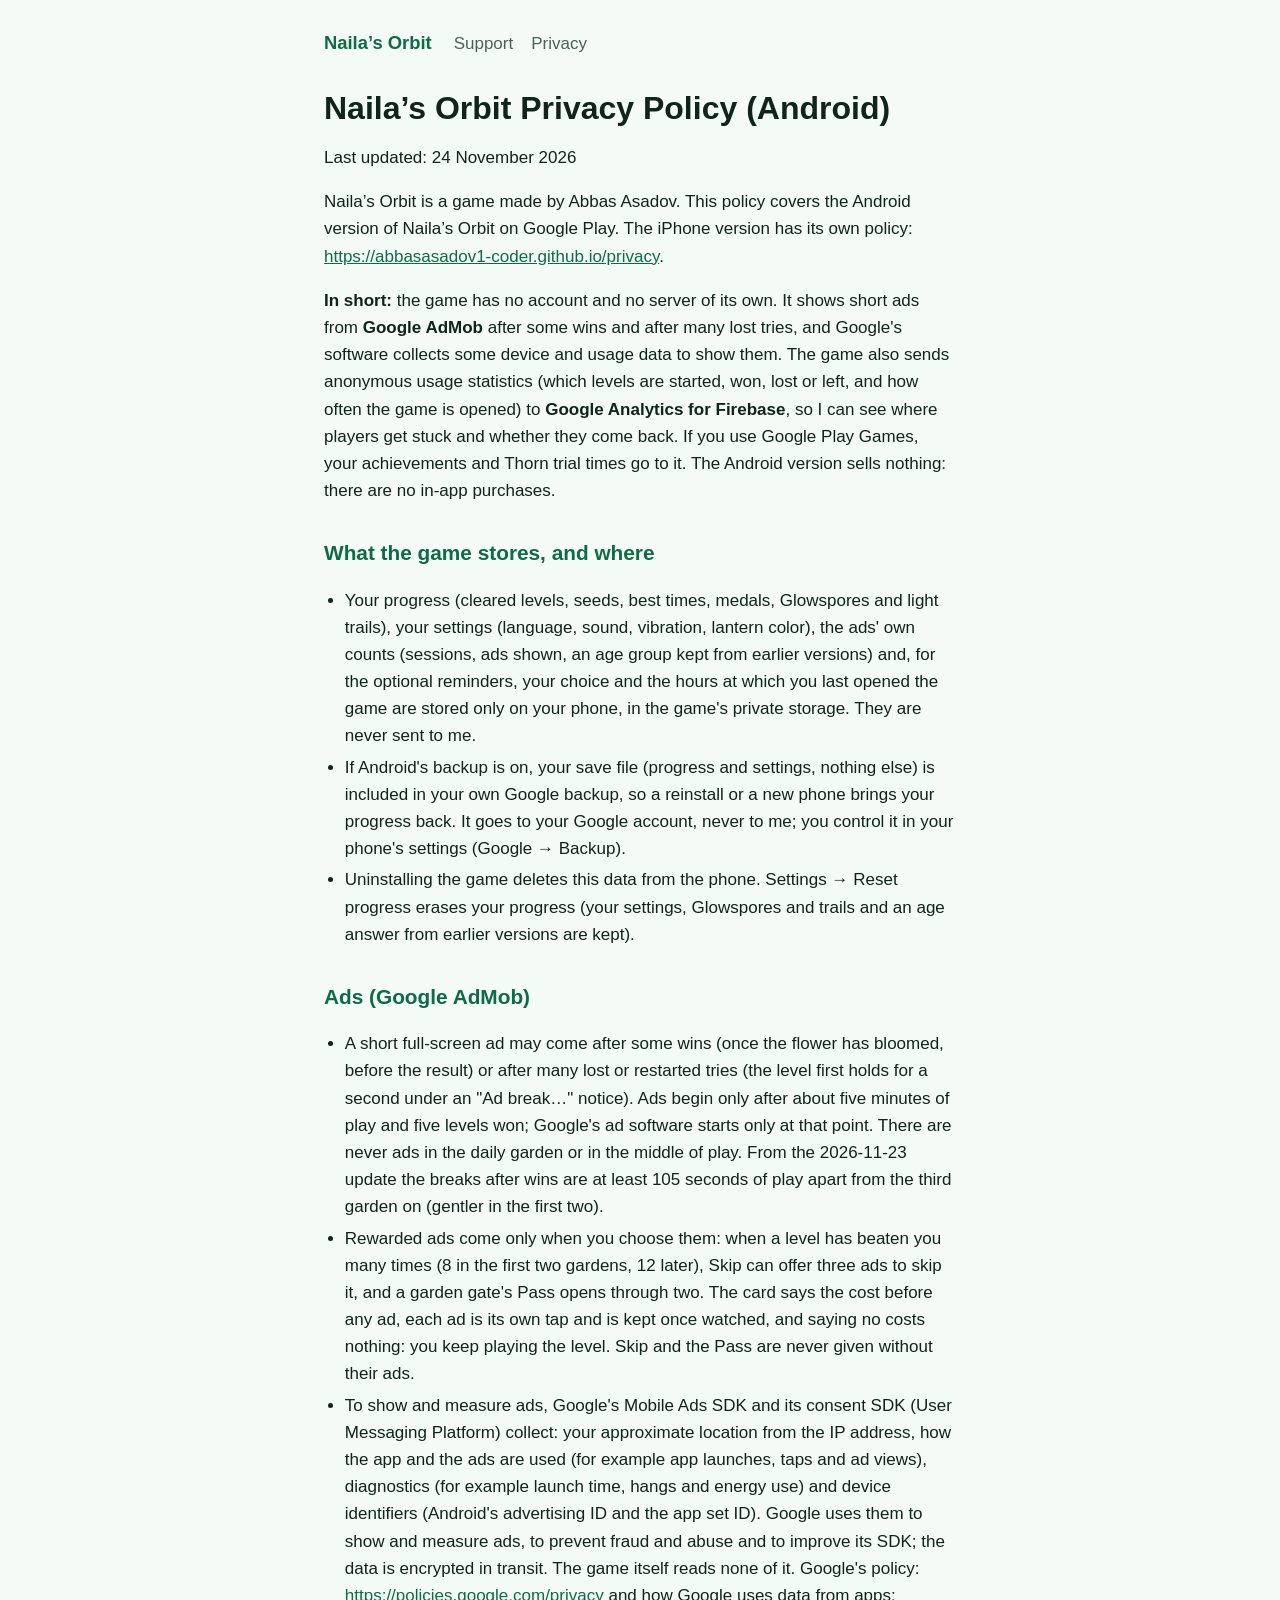
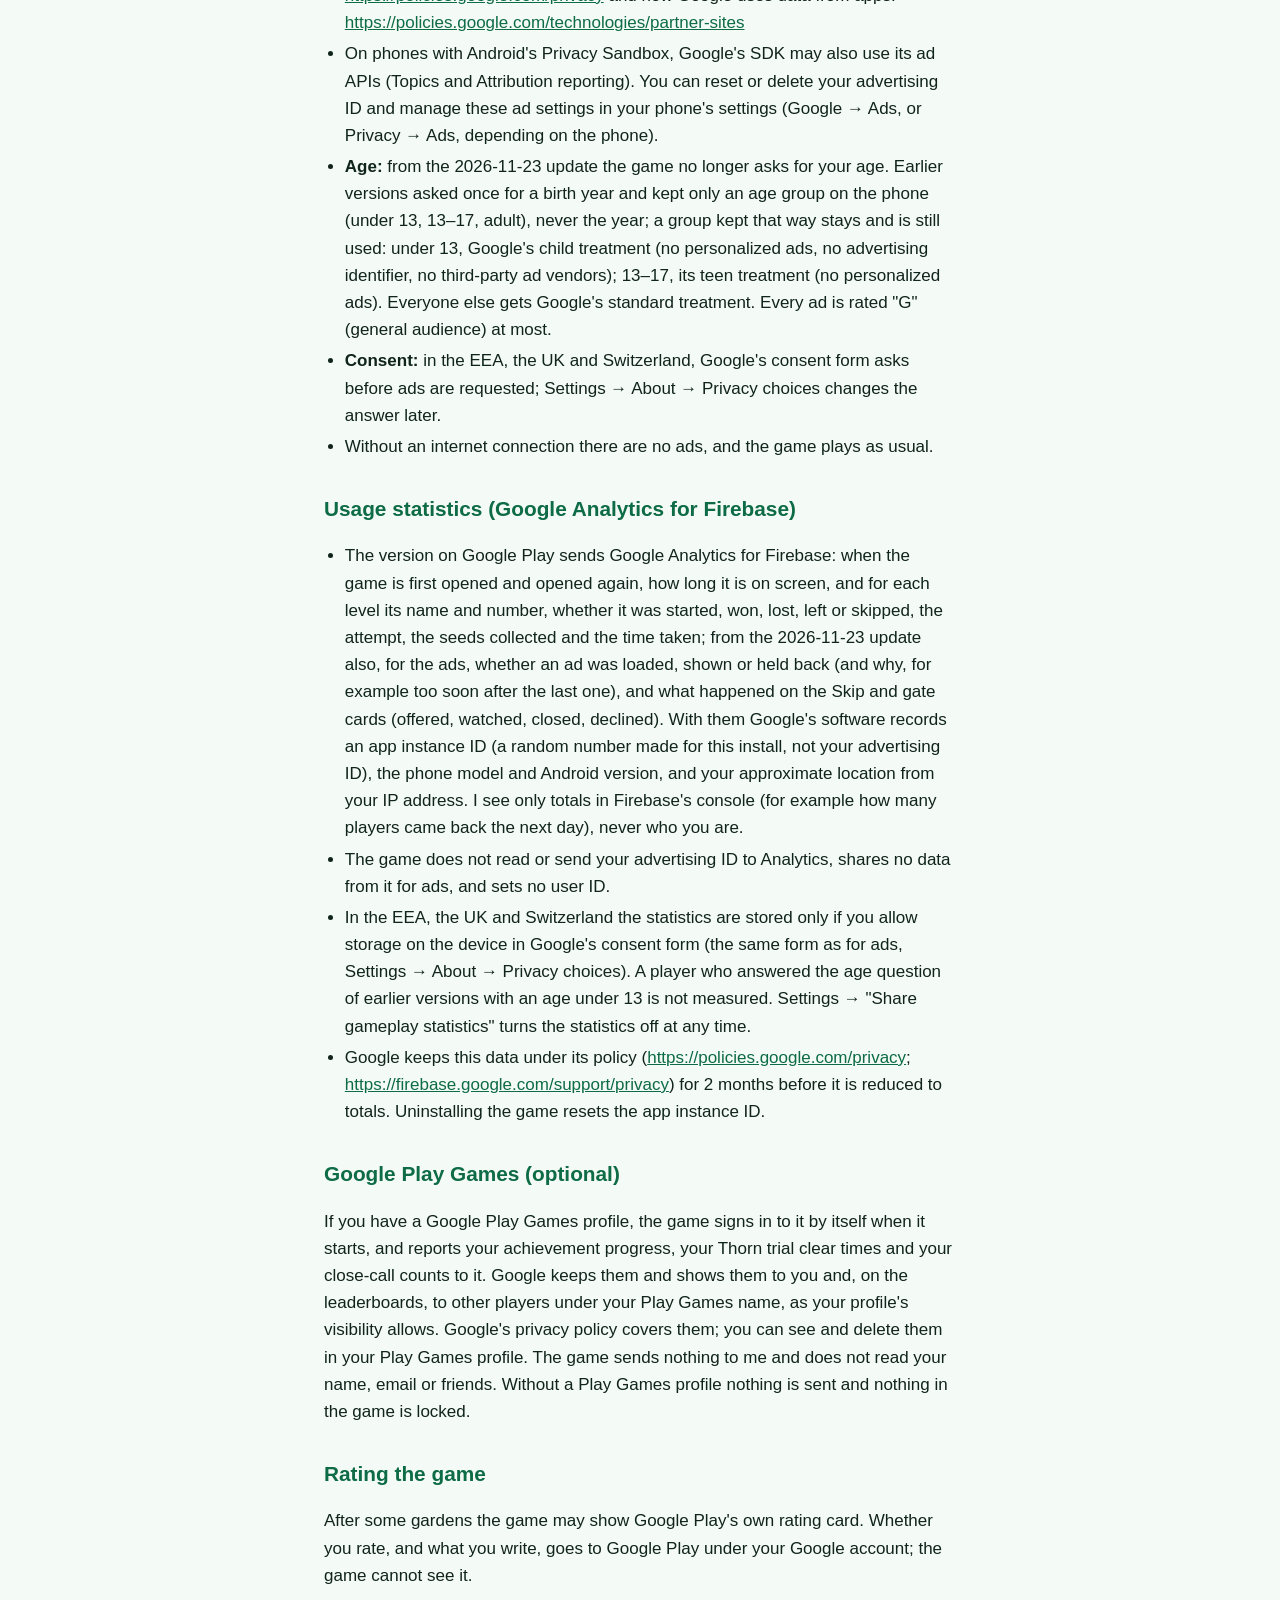
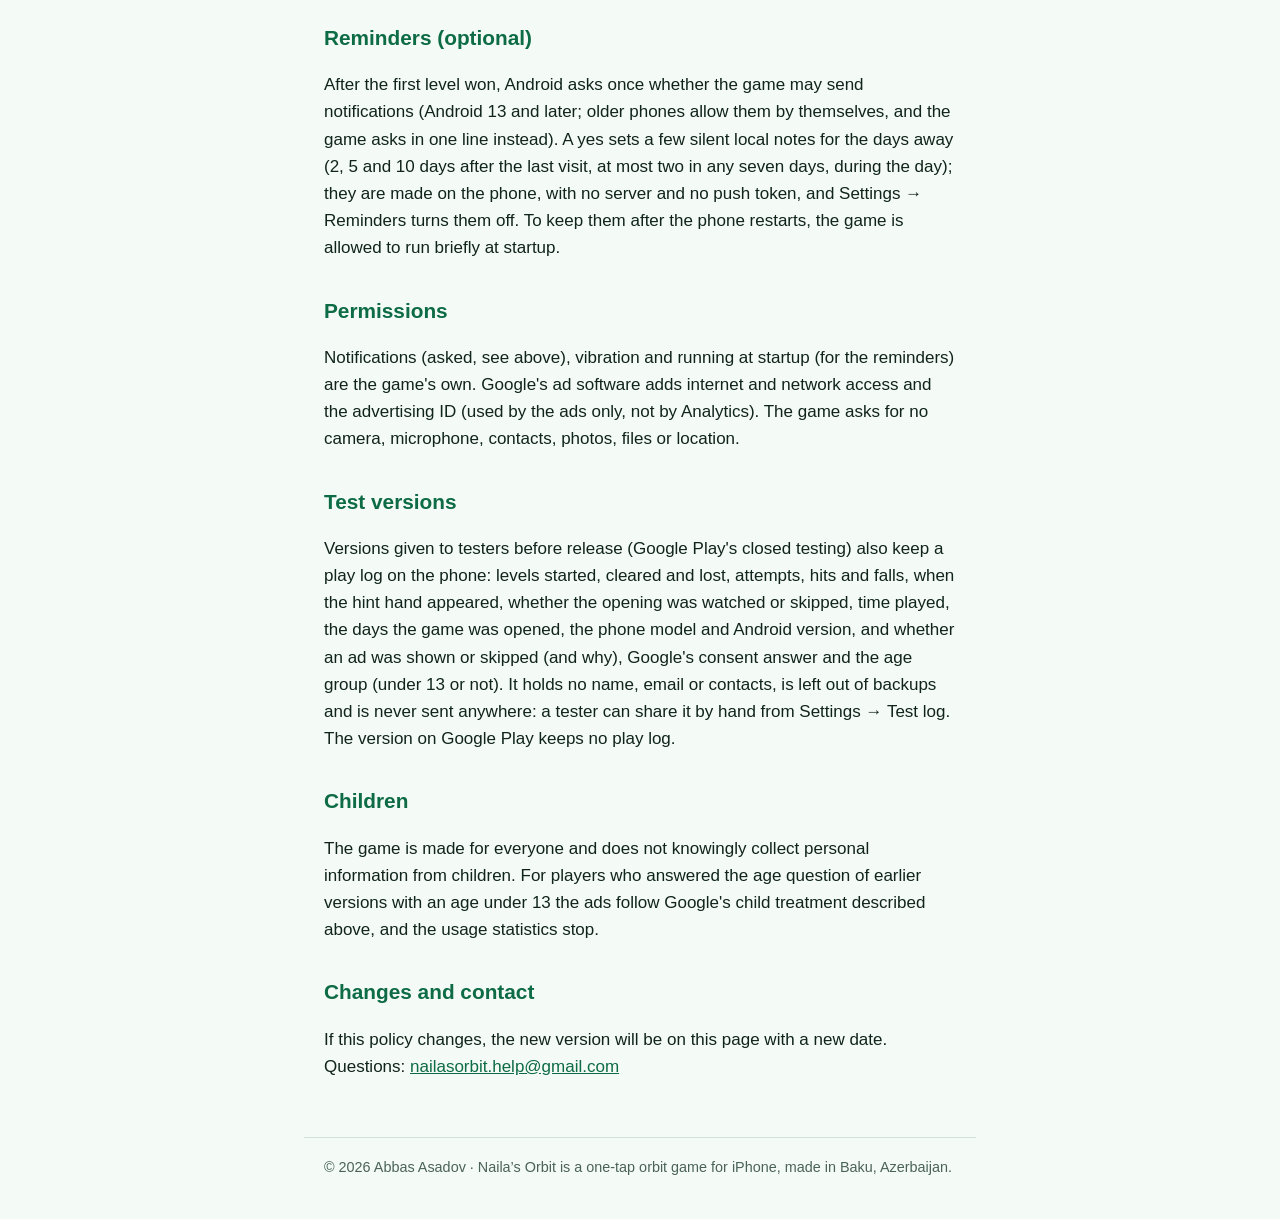
<file: privacy/android/index.html>
<!doctype html>
<html lang="en">
<head>
<meta charset="utf-8">
<meta name="viewport" content="width=device-width, initial-scale=1">
<meta name="color-scheme" content="dark light">
<title>Naila’s Orbit Privacy Policy (Android)</title>
<meta name="description" content="How Naila’s Orbit for Android handles data.">
<link rel="canonical" href="https://abbasasadov1-coder.github.io/privacy/android/">
<link rel="stylesheet" href="../../style.css">
</head>
<body>
<header>
<a class="brand" href="../../">Naila’s Orbit</a>
<nav aria-label="Pages"><a href="../../support/">Support</a><a href="../../privacy/">Privacy</a></nav>
</header>
<main>
<h1 id="naila-s-orbit-privacy-policy-android">Naila’s Orbit Privacy Policy (Android)</h1>
<p>Last updated: 24 November 2026</p>
<p>Naila’s Orbit is a game made by Abbas Asadov. This policy covers the Android version of Naila’s Orbit on Google Play. The iPhone version has its own policy: <a href="https://abbasasadov1-coder.github.io/privacy">https://abbasasadov1-coder.github.io/privacy</a>.</p>
<p><strong>In short:</strong> the game has no account and no server of its own. It shows short ads from <strong>Google AdMob</strong> after some wins and after many lost tries, and Google's software collects some device and usage data to show them. The game also sends anonymous usage statistics (which levels are started, won, lost or left, and how often the game is opened) to <strong>Google Analytics for Firebase</strong>, so I can see where players get stuck and whether they come back. If you use Google Play Games, your achievements and Thorn trial times go to it. The Android version sells nothing: there are no in-app purchases.</p>
<h2 id="what-the-game-stores-and-where">What the game stores, and where</h2>
<ul>
<li>Your progress (cleared levels, seeds, best times, medals, Glowspores and light trails), your settings (language, sound, vibration, lantern color), the ads' own counts (sessions, ads shown, an age group kept from earlier versions) and, for the optional reminders, your choice and the hours at which you last opened the game are stored only on your phone, in the game's private storage. They are never sent to me.</li>
<li>If Android's backup is on, your save file (progress and settings, nothing else) is included in your own Google backup, so a reinstall or a new phone brings your progress back. It goes to your Google account, never to me; you control it in your phone's settings (Google → Backup).</li>
<li>Uninstalling the game deletes this data from the phone. Settings → Reset progress erases your progress (your settings, Glowspores and trails and an age answer from earlier versions are kept).</li>
</ul>
<h2 id="ads-google-admob">Ads (Google AdMob)</h2>
<ul>
<li>A short full-screen ad may come after some wins (once the flower has bloomed, before the result) or after many lost or restarted tries (the level first holds for a second under an "Ad break…" notice). Ads begin only after about five minutes of play and five levels won; Google's ad software starts only at that point. There are never ads in the daily garden or in the middle of play. From the 2026-11-23 update the breaks after wins are at least 105 seconds of play apart from the third garden on (gentler in the first two).</li>
<li>Rewarded ads come only when you choose them: when a level has beaten you many times (8 in the first two gardens, 12 later), Skip can offer three ads to skip it, and a garden gate's Pass opens through two. The card says the cost before any ad, each ad is its own tap and is kept once watched, and saying no costs nothing: you keep playing the level. Skip and the Pass are never given without their ads.</li>
<li>To show and measure ads, Google's Mobile Ads SDK and its consent SDK (User Messaging Platform) collect: your approximate location from the IP address, how the app and the ads are used (for example app launches, taps and ad views), diagnostics (for example launch time, hangs and energy use) and device identifiers (Android's advertising ID and the app set ID). Google uses them to show and measure ads, to prevent fraud and abuse and to improve its SDK; the data is encrypted in transit. The game itself reads none of it. Google's policy: <a href="https://policies.google.com/privacy">https://policies.google.com/privacy</a> and how Google uses data from apps: <a href="https://policies.google.com/technologies/partner-sites">https://policies.google.com/technologies/partner-sites</a></li>
<li>On phones with Android's Privacy Sandbox, Google's SDK may also use its ad APIs (Topics and Attribution reporting). You can reset or delete your advertising ID and manage these ad settings in your phone's settings (Google → Ads, or Privacy → Ads, depending on the phone).</li>
<li><strong>Age:</strong> from the 2026-11-23 update the game no longer asks for your age. Earlier versions asked once for a birth year and kept only an age group on the phone (under 13, 13–17, adult), never the year; a group kept that way stays and is still used: under 13, Google's child treatment (no personalized ads, no advertising identifier, no third-party ad vendors); 13–17, its teen treatment (no personalized ads). Everyone else gets Google's standard treatment. Every ad is rated "G" (general audience) at most.</li>
<li><strong>Consent:</strong> in the EEA, the UK and Switzerland, Google's consent form asks before ads are requested; Settings → About → Privacy choices changes the answer later.</li>
<li>Without an internet connection there are no ads, and the game plays as usual.</li>
</ul>
<h2 id="usage-statistics-google-analytics-for-firebase">Usage statistics (Google Analytics for Firebase)</h2>
<ul>
<li>The version on Google Play sends Google Analytics for Firebase: when the game is first opened and opened again, how long it is on screen, and for each level its name and number, whether it was started, won, lost, left or skipped, the attempt, the seeds collected and the time taken; from the 2026-11-23 update also, for the ads, whether an ad was loaded, shown or held back (and why, for example too soon after the last one), and what happened on the Skip and gate cards (offered, watched, closed, declined). With them Google's software records an app instance ID (a random number made for this install, not your advertising ID), the phone model and Android version, and your approximate location from your IP address. I see only totals in Firebase's console (for example how many players came back the next day), never who you are.</li>
<li>The game does not read or send your advertising ID to Analytics, shares no data from it for ads, and sets no user ID.</li>
<li>In the EEA, the UK and Switzerland the statistics are stored only if you allow storage on the device in Google's consent form (the same form as for ads, Settings → About → Privacy choices). A player who answered the age question of earlier versions with an age under 13 is not measured. Settings → "Share gameplay statistics" turns the statistics off at any time.</li>
<li>Google keeps this data under its policy (<a href="https://policies.google.com/privacy">https://policies.google.com/privacy</a>; <a href="https://firebase.google.com/support/privacy">https://firebase.google.com/support/privacy</a>) for 2 months before it is reduced to totals. Uninstalling the game resets the app instance ID.</li>
</ul>
<h2 id="google-play-games-optional">Google Play Games (optional)</h2>
<p>If you have a Google Play Games profile, the game signs in to it by itself when it starts, and reports your achievement progress, your Thorn trial clear times and your close-call counts to it. Google keeps them and shows them to you and, on the leaderboards, to other players under your Play Games name, as your profile's visibility allows. Google's privacy policy covers them; you can see and delete them in your Play Games profile. The game sends nothing to me and does not read your name, email or friends. Without a Play Games profile nothing is sent and nothing in the game is locked.</p>
<h2 id="rating-the-game">Rating the game</h2>
<p>After some gardens the game may show Google Play's own rating card. Whether you rate, and what you write, goes to Google Play under your Google account; the game cannot see it.</p>
<h2 id="reminders-optional">Reminders (optional)</h2>
<p>After the first level won, Android asks once whether the game may send notifications (Android 13 and later; older phones allow them by themselves, and the game asks in one line instead). A yes sets a few silent local notes for the days away (2, 5 and 10 days after the last visit, at most two in any seven days, during the day); they are made on the phone, with no server and no push token, and Settings → Reminders turns them off. To keep them after the phone restarts, the game is allowed to run briefly at startup.</p>
<h2 id="permissions">Permissions</h2>
<p>Notifications (asked, see above), vibration and running at startup (for the reminders) are the game's own. Google's ad software adds internet and network access and the advertising ID (used by the ads only, not by Analytics). The game asks for no camera, microphone, contacts, photos, files or location.</p>
<h2 id="test-versions">Test versions</h2>
<p>Versions given to testers before release (Google Play's closed testing) also keep a play log on the phone: levels started, cleared and lost, attempts, hits and falls, when the hint hand appeared, whether the opening was watched or skipped, time played, the days the game was opened, the phone model and Android version, and whether an ad was shown or skipped (and why), Google's consent answer and the age group (under 13 or not). It holds no name, email or contacts, is left out of backups and is never sent anywhere: a tester can share it by hand from Settings → Test log. The version on Google Play keeps no play log.</p>
<h2 id="children">Children</h2>
<p>The game is made for everyone and does not knowingly collect personal information from children. For players who answered the age question of earlier versions with an age under 13 the ads follow Google's child treatment described above, and the usage statistics stop.</p>
<h2 id="changes-and-contact">Changes and contact</h2>
<p>If this policy changes, the new version will be on this page with a new date. Questions: <a href="mailto:nailasorbit.help@gmail.com">nailasorbit.help@gmail.com</a></p>
</main>
<footer>© 2026 Abbas Asadov · Naila’s Orbit is a one-tap orbit game for iPhone, made in Baku, Azerbaijan.</footer>
</body>
</html>
</file>
<file: style.css>
:root { color-scheme: dark light; --bg: #0b1514; --card: #12201e; --text: #eff8f1; --muted: #a7bbb1;
  --mint: #8cffc2; --line: #24403a; --warn: #ffe27a; --warn-text: #2b2200; }
@media (prefers-color-scheme: light) {
  :root { --bg: #f4faf6; --card: #ffffff; --text: #10241c; --muted: #4a625a; --mint: #0d6b45; --line: #cfe3d8; }
}
* { box-sizing: border-box; }
body { margin: 0; background: var(--bg); color: var(--text); line-height: 1.6;
  font: 17px/1.6 ui-rounded, -apple-system, BlinkMacSystemFont, "Segoe UI", Roboto, sans-serif; }
header, main, footer { max-width: 42rem; margin: 0 auto; padding: 0 20px; }
header { padding-top: 28px; display: flex; flex-wrap: wrap; gap: 8px 22px; align-items: baseline; }
header a.brand { font-weight: 800; font-size: 1.15rem; color: var(--mint); text-decoration: none; }
nav a { margin-right: 18px; color: var(--muted); text-decoration: none; }
nav a:hover, nav a:focus { color: var(--text); text-decoration: underline; }
main { padding-top: 12px; padding-bottom: 40px; }
h1 { font-size: 2rem; line-height: 1.2; margin: 1.2rem 0 0.4rem; }
h2 { font-size: 1.3rem; margin: 2rem 0 0.2rem; color: var(--mint); }
h3 { font-size: 1.08rem; margin: 1.4rem 0 0; }
a { color: var(--mint); }
ul { padding-left: 1.3rem; } li { margin: 0.25rem 0; }
code { background: var(--card); border: 1px solid var(--line); border-radius: 6px; padding: 0 5px; font-size: 0.92em; }
footer { padding-bottom: 40px; color: var(--muted); font-size: 0.9rem; border-top: 1px solid var(--line);
  padding-top: 18px; max-width: 42rem; }
.lead { font-size: 1.12rem; color: var(--muted); margin-top: 0; }
.cta { display: inline-block; margin: 14px 0; padding: 12px 20px; border-radius: 14px; background: var(--mint);
  color: #06201a; font-weight: 800; text-decoration: none; }
.soon { display: inline-block; margin: 14px 0; padding: 12px 20px; border-radius: 14px; border: 1px solid var(--line);
  color: var(--muted); }
mark.todo { background: var(--warn); color: var(--warn-text); padding: 0 4px; border-radius: 4px; font-weight: 700; }
.draft { background: var(--warn); color: var(--warn-text); text-align: center; padding: 8px 12px; font-weight: 700; }
</file>
